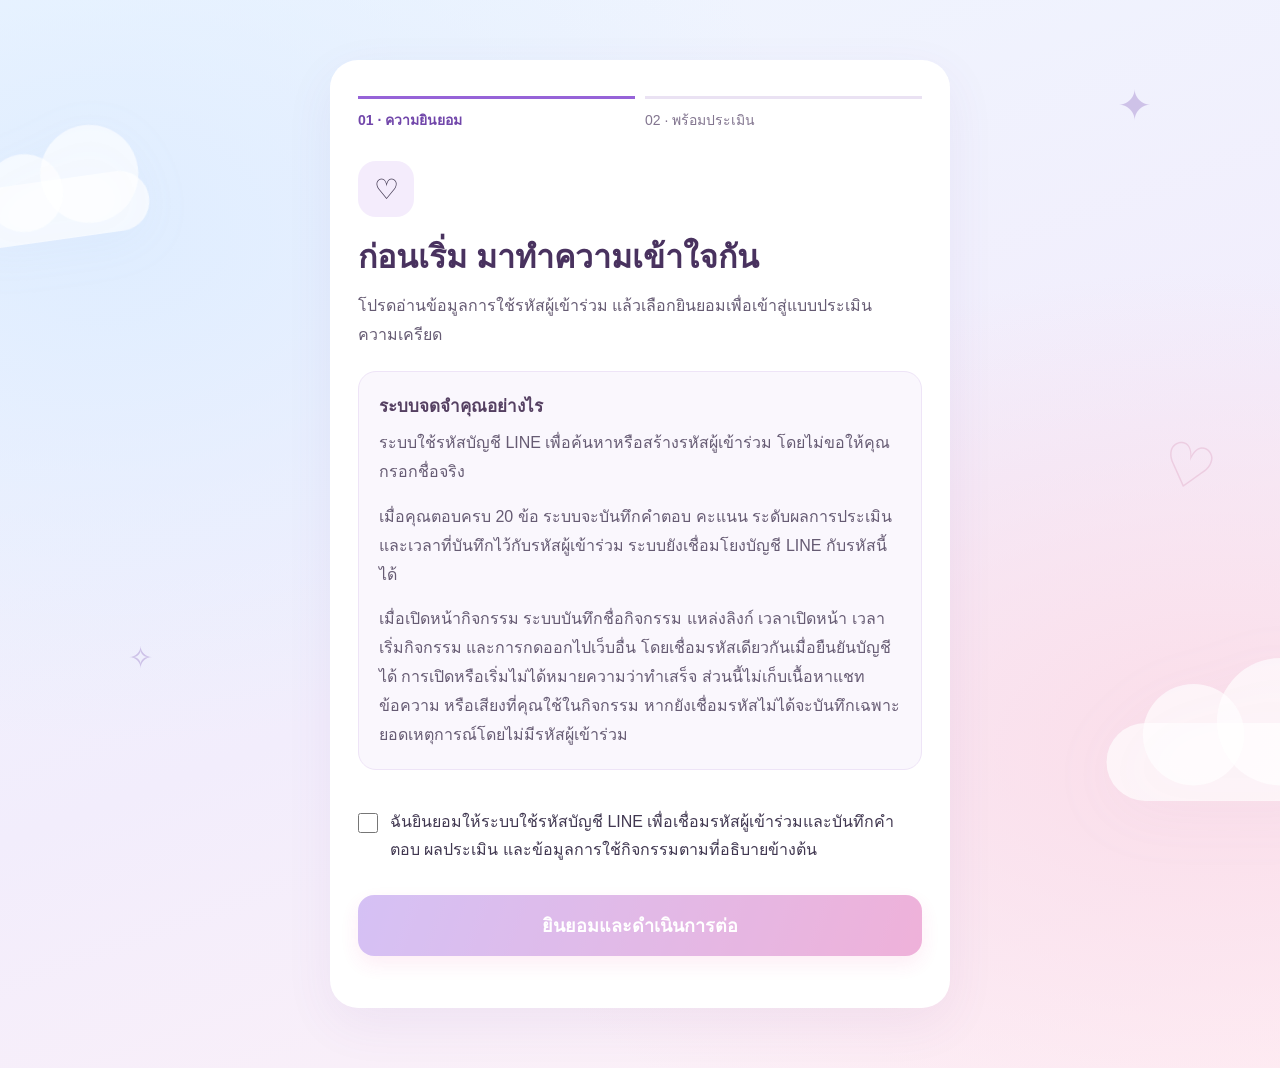
<file: index.html>
<!DOCTYPE html>
<html lang="th">
<head>
  <meta charset="UTF-8">
  <meta name="viewport" content="width=device-width, initial-scale=1.0">
  <meta name="theme-color" content="#edf4ff">
  <title>แบบประเมินความเครียด SPST-20</title>
  <link rel="stylesheet" href="style.css?v=assessment-pastel-14">
  <script charset="utf-8" src="https://static.line-scdn.net/liff/edge/2/sdk.js"></script>
</head>
<body class="assessment-theme">
  <div class="sky-decoration" aria-hidden="true"><span class="cloud cloud-one"></span><span class="cloud cloud-two"></span><span class="spark spark-one">✦</span><span class="spark spark-two">✧</span><span class="sky-heart">♡</span></div>
  <div class="container">
    <div class="icon">🧠</div>
    <h1>แบบประเมินความเครียด</h1><h2>SPST-20</h2>
    <p class="subtitle">สำหรับนักศึกษาพยาบาล</p>
    <div class="description"><p>ในระยะเวลา 6 เดือนที่ผ่านมามีเหตุการณ์ในข้อใด เกิดขึ้นกับคุณบ้าง และคุณมีความรู้สึกอย่างไรต่อเหตุการณ์นั้น</p></div>
    <button id="startButton" type="button">เริ่มทำแบบประเมิน</button>
  </div>
  <div class="question-container" id="questionContainer">
    <div class="assessment-brand" aria-hidden="true"><span>♡</span> NURSE CARE BUDDY</div>
    <h2>แบบประเมิน SPST-20</h2>
    <p class="question-caption">ค่อย ๆ ตอบตามความรู้สึกของคุณ</p>
    <div class="progress-wrapper">
      <div class="progress-info"><span id="questionNumber">ข้อที่ 1 / 20</span><span id="progressPercent">5%</span></div>
      <div class="progress-bar"><div class="progress-fill" id="progressFill"></div></div>
    </div>
    <div class="question-box"><span class="question-flower" aria-hidden="true">✿</span><p id="questionText">ตัวอย่างคำถามสำหรับทดสอบระบบ</p></div>
    <div class="answers" role="group" aria-labelledby="questionText">
      <label><input type="radio" name="answer" value="1">ไม่รู้สึกเครียด</label>
      <label><input type="radio" name="answer" value="2">รู้สึกเครียดเล็กน้อย</label>
      <label><input type="radio" name="answer" value="3">รู้สึกเครียดปานกลาง</label>
      <label><input type="radio" name="answer" value="4">รู้สึกเครียดมาก</label>
      <label><input type="radio" name="answer" value="5">รู้สึกเครียดมากที่สุด</label>
    </div>
    <button id="nextButton" type="button">ถัดไป</button>
  </div>
  <div class="result-container" id="resultContainer">
    <h2>ผลการประเมิน</h2><p>คะแนนรวมของคุณ</p>
    <div class="score" id="score">0 คะแนน</div>
    <h3 id="stressLevel">ระดับความเครียด</h3>
    <p id="resultDescription">คำอธิบายระดับความเครียดจะแสดงที่นี่</p>
    <a id="adviceButton" class="advice-button" href="advice.html" hidden aria-label="เปิดคำแนะนำเบื้องต้น">🔋 เติมพลังใจ</a>
  </div>
  <script src="script.js?v=14"></script>
</body>
</html>
</file>
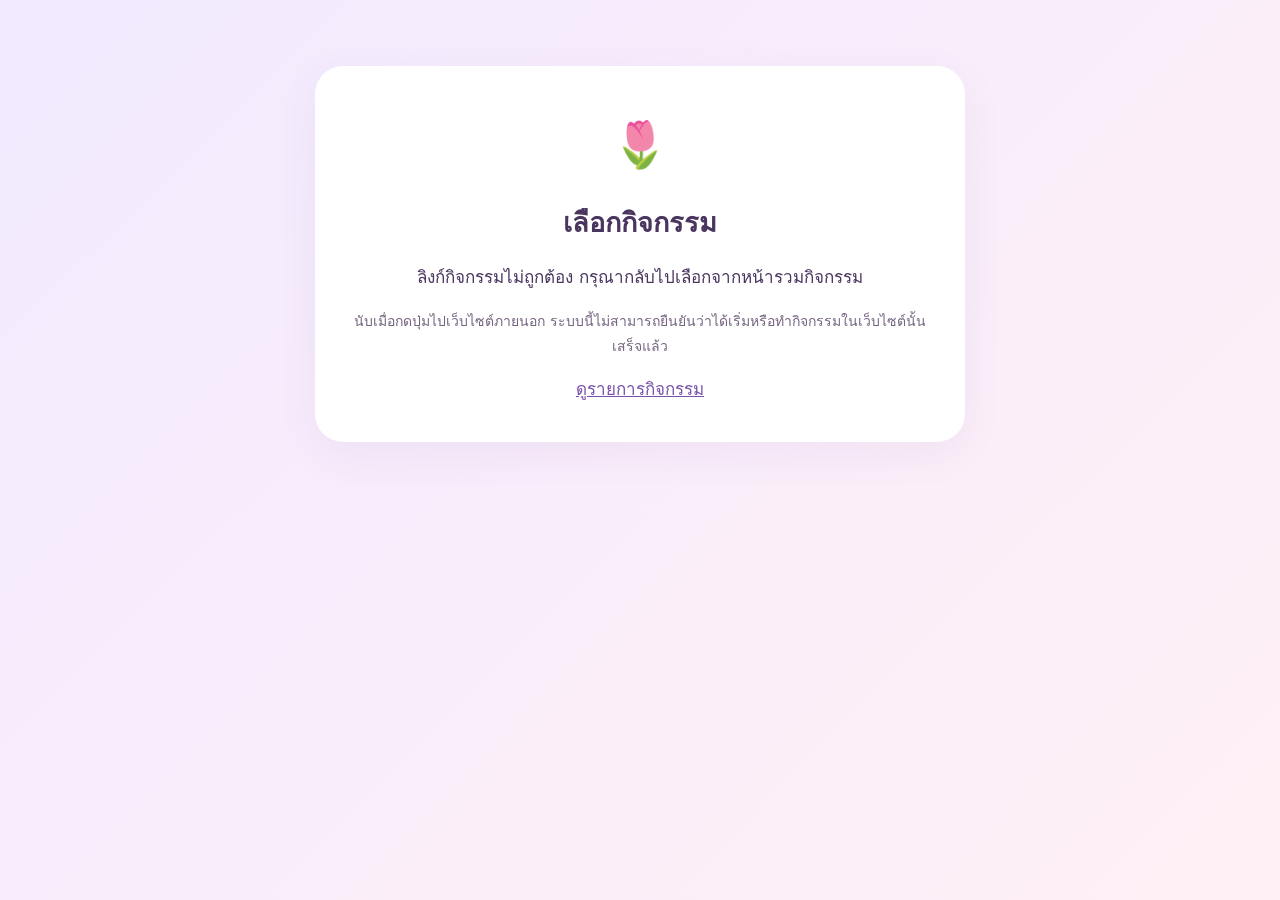
<file: activity.html>
<!doctype html>
<html lang="th"><head><meta charset="utf-8"><meta name="viewport" content="width=device-width,initial-scale=1"><title>เปิดกิจกรรม | Nurse Care Buddy</title>
<link rel="stylesheet" href="activity-recording.css?v=3"><style>
*{box-sizing:border-box}body{margin:0;padding:36px 16px;font:17px/1.8 system-ui,Tahoma,sans-serif;color:#4a355f;background:linear-gradient(135deg,#f2eaff,#fff0f5);min-height:100vh}.launch{max-width:650px;background:white;margin:30px auto;padding:38px;border-radius:28px;box-shadow:0 12px 40px #8254aa12;text-align:center}h1{font-size:27px;line-height:1.5}.symbol{font-size:45px}.go{display:block;padding:15px;margin:25px 0;border-radius:16px;background:linear-gradient(110deg,#9b68d6,#e357a2);color:white;text-decoration:none;font-weight:700}a{color:#7952aa}.note{font-size:14px;color:#766580}[hidden]{display:none!important}
</style></head><body><main class="launch"><div class="symbol" aria-hidden="true">🌷</div><h1 id="activityTitle">เลือกกิจกรรม</h1><p id="description">ลิงก์กิจกรรมไม่ถูกต้อง กรุณากลับไปเลือกจากหน้ารวมกิจกรรม</p><a id="outgoing" class="go" target="_blank" rel="noopener noreferrer" data-activity-outbound hidden>ไปทำกิจกรรม</a><p class="note">นับเมื่อกดปุ่มไปเว็บไซต์ภายนอก ระบบนี้ไม่สามารถยืนยันว่าได้เริ่มหรือทำกิจกรรมในเว็บไซต์นั้นเสร็จแล้ว</p><a href="advice.html">ดูรายการกิจกรรม</a></main>
<script src="activity-catalog.js?v=3"></script><script>
(()=>{const code=new URLSearchParams(location.search).get('activity');const item=Object.hasOwn(ACTIVITY_CATALOG,code)?ACTIVITY_CATALOG[code]:null;if(!item?.url)return;document.title=item.name+' | Nurse Care Buddy';document.getElementById('activityTitle').textContent=item.name;document.getElementById('description').textContent='พร้อมเมื่อไหร่ กดปุ่มด้านล่างเพื่อเปิดกิจกรรมได้เลย';const a=document.getElementById('outgoing');a.href=item.url;a.hidden=false;})();
</script><script src="activity-telemetry.js?v=3"></script></body></html>
</file>
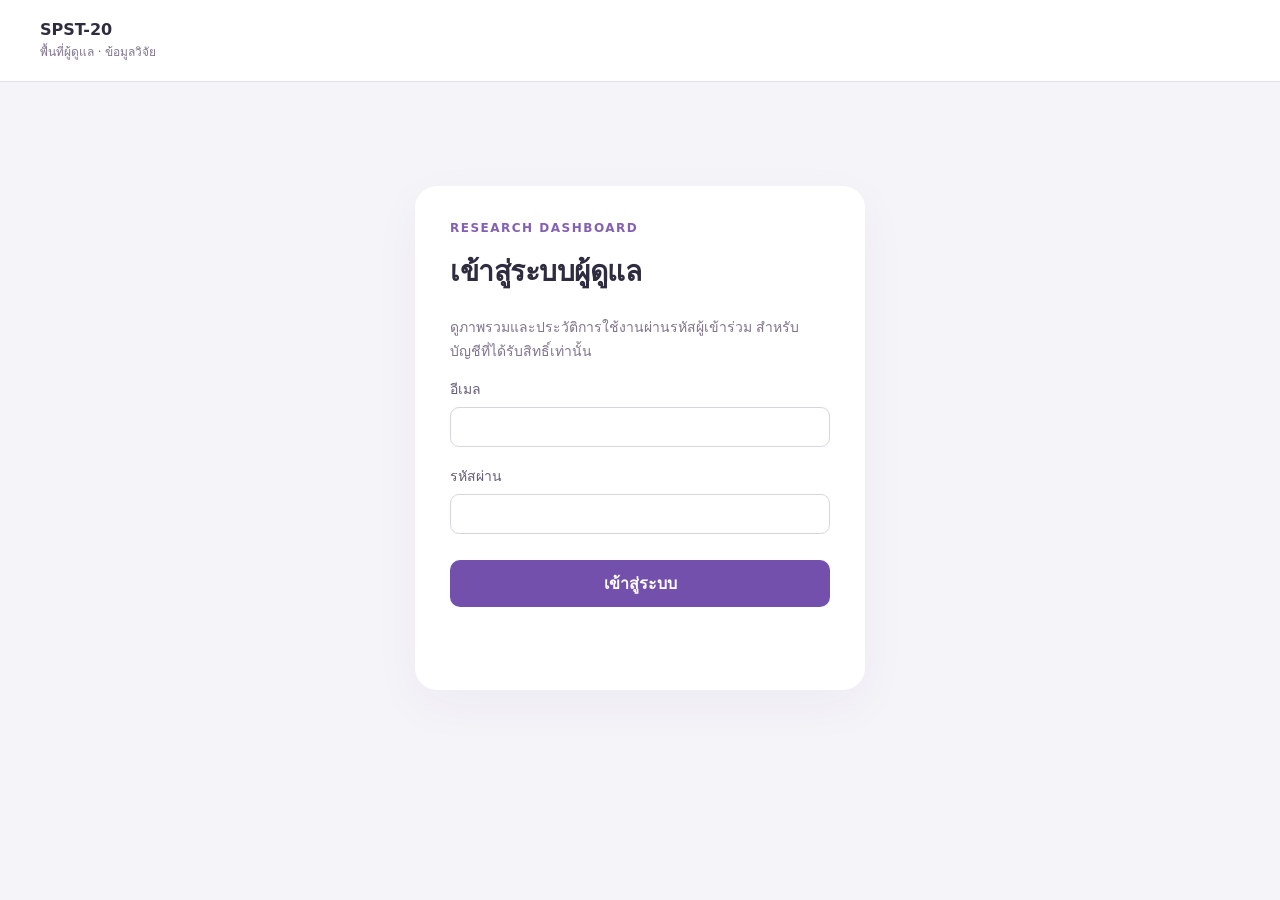
<file: admin.html>
<!doctype html>
<html lang="th"><head><meta charset="utf-8"><meta name="viewport" content="width=device-width,initial-scale=1"><title>ข้อมูลวิจัย | SPST-20</title>
<style>
:root{font-family:system-ui,"Tahoma",sans-serif;color:#302c40;background:#f5f4f9;font-size:16px}*{box-sizing:border-box}body{margin:0}button,input,select{font:inherit}button{cursor:pointer;border:0;border-radius:10px;background:#7450ad;color:white;padding:11px 17px;font-weight:600}button:disabled{opacity:.45;cursor:default}button.secondary{background:#eee9f5;color:#583b80}input,select{border:1px solid #d9d4e2;border-radius:9px;padding:11px;background:white;max-width:100%}label{display:grid;gap:7px;font-size:14px;color:#665e76}h1,h2,p{margin-top:0}h1{font-size:28px;letter-spacing:-.5px}h2{font-size:20px}[hidden]{display:none!important}header{background:white;border-bottom:1px solid #e6e1ef;padding:20px max(24px,calc((100vw - 1200px)/2));display:flex;justify-content:space-between;align-items:center;gap:15px}.brand{font-weight:750}.brand small{display:block;color:#81748e;font-weight:400;font-size:12px;margin-top:3px}main{max-width:1248px;padding:32px 24px;margin:auto}.muted{color:#81748e;font-size:14px;line-height:1.7}.login{background:white;max-width:450px;margin:8vh auto;padding:35px;border-radius:22px;box-shadow:0 15px 50px #4935680b}.login form{display:grid;gap:18px}.login button{margin-top:8px}.eyebrow{color:#8460b5;font-size:12px;letter-spacing:1.5px;font-weight:bold;margin-bottom:14px}.toolbar,.pager{display:flex;gap:12px;align-items:end;flex-wrap:wrap}.toolbar{padding:22px;background:white;border:1px solid #ece7f2;border-radius:16px;margin:24px 0}.toolbar label:first-child{flex:1;min-width:170px}.stats{display:grid;grid-template-columns:repeat(3,1fr);gap:16px}.stat{background:white;border-radius:15px;padding:22px;border:1px solid #ece7f2}.stat strong{display:block;font-size:32px;margin-top:10px;color:#654494}.table-wrap{background:white;border:1px solid #ece7f2;border-radius:16px;overflow:auto}table{border-collapse:collapse;width:100%;white-space:nowrap;text-align:left}th{font-size:13px;color:#7e718e;background:#faf8fc;font-weight:600}th,td{padding:17px 18px;border-bottom:1px solid #efebf4;font-size:14px}tbody tr:last-child td{border:0}.id-button{padding:0;background:none;color:#704ca8;font-family:ui-monospace,monospace}.pager{justify-content:space-between;margin:18px 0}.error{color:#a03950;white-space:pre-line;line-height:1.6}.notice{min-height:24px;margin:12px 0}.top{display:flex;justify-content:space-between;align-items:start;gap:15px}.history{background:white;padding:24px;border-radius:18px;margin-top:25px;border:1px solid #e6deef}.tabs{display:flex;gap:8px;flex-wrap:wrap;margin-bottom:16px}button:focus-visible,a:focus-visible,input:focus-visible{outline:3px solid #ba9adb;outline-offset:3px}.tag{font-size:12px;padding:5px 10px;background:#f1eaf8;border-radius:20px;color:#77519f}@media(max-width:700px){main{padding:22px 14px}.stats{grid-template-columns:1fr}.stat{display:flex;align-items:center;justify-content:space-between;padding:15px 20px}.stat strong{margin:0;font-size:27px}.toolbar label{width:100%}header{padding:17px}.login{margin:4vh auto;padding:25px}h1{font-size:24px}}
</style></head><body>
<header><div class="brand">SPST-20 <small>พื้นที่ผู้ดูแล · ข้อมูลวิจัย</small></div><button id="logout" class="secondary" hidden>ออกจากระบบ</button></header>
<main>
<section id="loginPanel" class="login"><div class="eyebrow">RESEARCH DASHBOARD</div><h1>เข้าสู่ระบบผู้ดูแล</h1><p class="muted">ดูภาพรวมและประวัติการใช้งานผ่านรหัสผู้เข้าร่วม สำหรับบัญชีที่ได้รับสิทธิ์เท่านั้น</p><form id="loginForm"><label>อีเมล<input id="email" type="email" autocomplete="username" required></label><label>รหัสผ่าน<input id="password" type="password" autocomplete="current-password" required></label><button id="loginButton">เข้าสู่ระบบ</button></form><p id="loginError" class="error notice" role="alert"></p></section>
<section id="dashboard" hidden>
<div class="top"><div><div class="eyebrow">RESEARCH OVERVIEW</div><h1>ภาพรวมผู้เข้าร่วม</h1><p class="muted">หนึ่งแถวต่อรหัส · กดรหัสเพื่อดูประวัติรายคน</p></div><span class="tag">เวลาไทย</span></div>
<form id="filters" class="toolbar"><label>ค้นหารหัส<input id="query" placeholder="เช่น P-8N8GNT" maxlength="100"></label><label>ตั้งแต่วันที่<input id="from" type="date"></label><label>ถึงวันที่<input id="to" type="date"></label><button id="apply">แสดงข้อมูล</button><button type="button" id="export" class="secondary" disabled>ส่งออกสรุป CSV</button></form>
<div class="stats"><div class="stat">ผู้เข้าร่วมที่แสดง<strong id="people">—</strong></div><div class="stat">ประเมินสำเร็จ<strong id="assessments">—</strong></div><div class="stat">กดเปิดแบบเดิม<strong id="activities">—</strong></div></div>
<p class="muted" id="scope">ตัวเลขและคะแนนล่าสุดคำนวณภายในช่วงที่เลือก ไม่ใช่จำนวนครั้งที่เข้าเว็บเฉย ๆ</p><p class="notice error" id="status" role="status" aria-live="polite"></p>
<div class="table-wrap"><table><thead><tr><th scope="col">รหัสผู้เข้าร่วม</th><th scope="col">ประเมิน (ครั้ง)</th><th scope="col">กดเปิดเดิม</th><th scope="col">เปิดหน้าใหม่</th><th scope="col">เริ่มทำ</th><th scope="col">กดไปเว็บอื่น</th><th scope="col">คะแนนล่าสุด</th><th scope="col">ระดับล่าสุด</th><th scope="col">ใช้งานล่าสุด</th></tr></thead><tbody id="rows"></tbody></table></div>
<div class="pager"><button id="prev" class="secondary" disabled>ก่อนหน้า</button><span id="page" class="muted"></span><button id="next" class="secondary" disabled>ถัดไป</button></div>
<section id="newAnalytics" class="history"><h2>กิจกรรมจากทุกช่องทาง · ระบบนับแบบใหม่</h2><p class="muted">รวมคนเปิดลิงก์แยกโดยไม่ต้องประเมินก่อน · ใช้ช่วงวันที่และการค้นหารหัสด้านบน · นับตามเวลาที่เซิร์ฟเวอร์รับข้อมูล (ส่งช้าจากออฟไลน์อาจเข้าวันถัดไป)</p><div class="toolbar"><label>กิจกรรม<select id="activityFilter"><option value="">ทุกกิจกรรม</option></select></label><label>แหล่งลิงก์<select id="sourceFilter"><option value="">ทุกช่องทาง</option><option value="assessment">หลังแบบประเมิน</option><option value="feature">ฟีเจอร์แพลตฟอร์มอื่น</option><option value="shared">ลิงก์แชร์</option><option value="direct">เปิดตรง / ไม่ระบุ</option><option value="other">อื่น ๆ</option></select></label><button id="refreshActivity">อัปเดตยอดกิจกรรม</button><button id="exportActivity" class="secondary" disabled>ส่งออก CSV กิจกรรม</button></div><div class="stats" id="activityStats"></div><p class="notice error" id="activityStatus" role="status"></p><p class="muted">เปิดหน้าใหม่หรือรีเฟรชแต่ละครั้งนับเพิ่ม · กดไปเว็บอื่นซ้ำก็นับเพิ่มทุกครั้ง · เริ่มทำ นับการเริ่มครั้งแรกของแต่ละการเปิดหน้า · การส่งรายการเดิมซ้ำเพราะเน็ตขัดข้องไม่นับเพิ่ม · ไม่ควรบวกยอดเหล่านี้เป็นจำนวนคน · ตัวเลข “รหัสที่เชื่อม” ไม่รวมผู้เปิดทั่วไป และห้ามรวมตัวเลขรายแถวเป็นคนรวม</p><div class="table-wrap"><table><thead><tr><th>กิจกรรม</th><th>ช่องทาง</th><th>เปิดหน้า</th><th>เริ่มทำ</th><th>กดไปเว็บอื่น</th><th>เปิดหน้าทางผ่าน</th><th>รหัสที่เชื่อม</th><th>เหตุการณ์ไม่เชื่อมรหัส</th></tr></thead><tbody id="activityRows"></tbody></table></div></section>
<section id="detail" class="history" hidden><div class="top"><h2 id="detailTitle" tabindex="-1"></h2><button id="closeDetail" class="secondary">ปิดประวัติ</button></div><p class="muted">ประวัติตามช่วงวันที่ที่ใช้ในตารางสรุป เวลาในหน้านี้แสดงตามประเทศไทย</p><div class="tabs"><button id="showAssessments">ผลประเมิน</button><button id="showActivities" class="secondary">กิจกรรมเดิม</button><button id="showNewActivities" class="secondary">กิจกรรมแบบใหม่</button></div><p id="detailStatus" class="error" role="status"></p><div class="table-wrap"><table><thead id="historyHead"></thead><tbody id="historyRows"></tbody></table></div><div class="pager"><button id="historyPrev" class="secondary">ก่อนหน้า</button><span id="historyPage" class="muted"></span><button id="historyNext" class="secondary">ถัดไป</button></div></section>
</section></main>
<script src="activity-catalog.js?v=3"></script><script src="admin.js?v=3"></script><script src="admin-activity.js?v=3"></script>
</body></html>
</file>
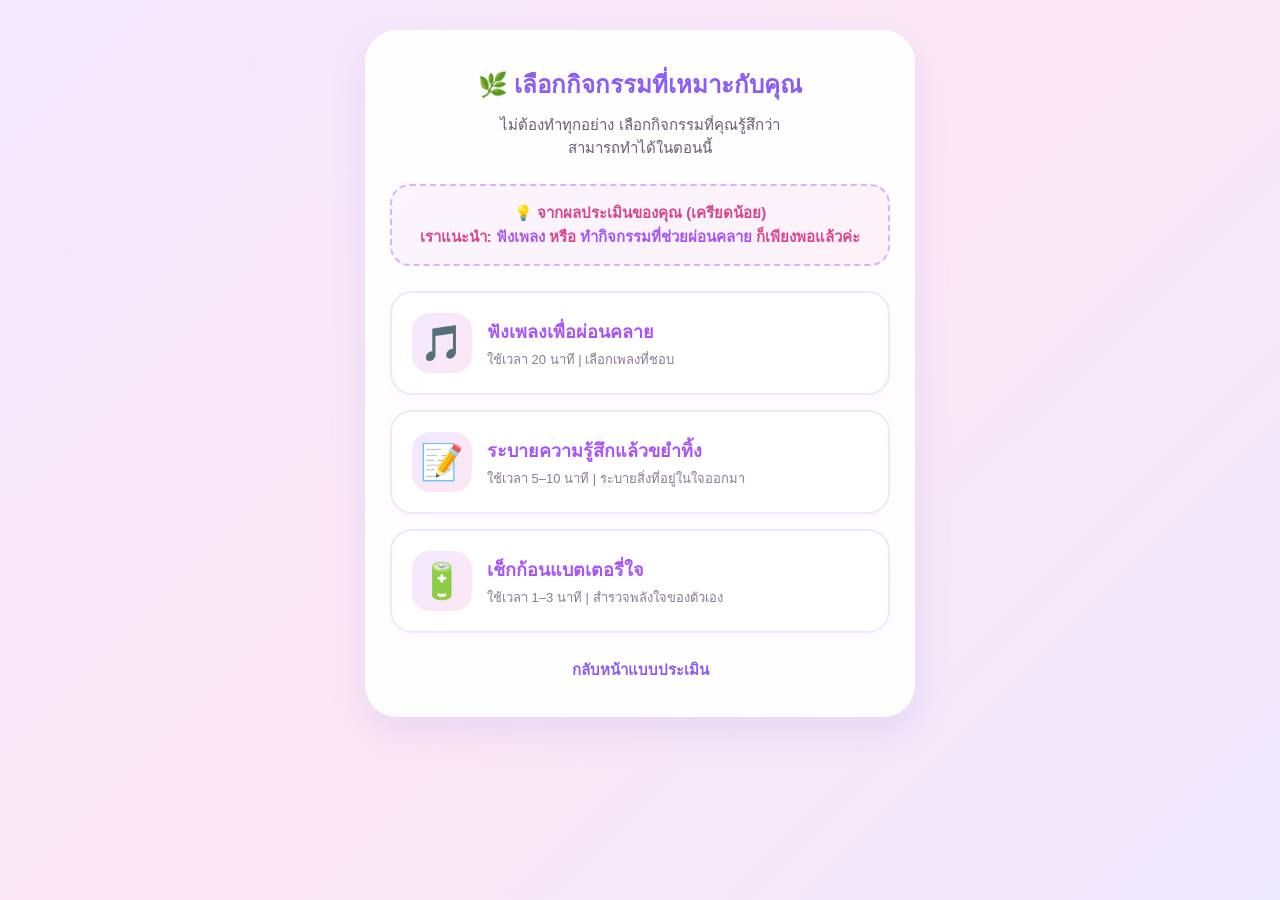
<file: advice.html>
<!DOCTYPE html>
<html lang="th">
<head>
    <meta charset="UTF-8">
    <meta name="viewport" content="width=device-width, initial-scale=1.0">

    <title>กิจกรรมลดความเครียด</title>

    <style>
        * {
            box-sizing: border-box;
        }

        body {
            margin: 0;
            padding: 30px 20px;
            font-family: Arial, sans-serif;
            background: linear-gradient(
                135deg,
                #f3e8ff,
                #fce7f3,
                #ede9fe
            );
            color: #4a3f55;
            min-height: 100vh;
        }

        .container {
            max-width: 550px;
            margin: 0 auto;
            background: rgba(255,255,255,0.95);
            padding: 35px 25px;
            border-radius: 32px;
            box-shadow: 0 15px 35px rgba(167,139,250,0.18);
            text-align: center;
        }

        .header-box {
            margin-bottom: 25px;
        }

        h1 {
            color: #8b5cf6;
            font-size: 24px;
            margin: 0 0 10px;
        }

        .subtitle {
            color: #6b5b73;
            font-size: 15px;
            margin: 0;
            line-height: 1.5;
        }

        .recommend-box {
            background: linear-gradient(
                135deg,
                #faf5ff,
                #fdf2f8
            );
            border: 2px dashed #d8b4fe;
            padding: 15px;
            border-radius: 20px;
            margin-bottom: 25px;
            font-size: 15px;
            font-weight: bold;
            color: #d9468f;
            line-height: 1.6;
        }

        .cards {
            display: flex;
            flex-direction: column;
            gap: 15px;
        }

        .card {
            background: white;
            border: 2px solid #f1e7f8;
            border-radius: 22px;
            padding: 20px;
            cursor: pointer;
            text-align: left;
            display: flex;
            align-items: center;
            gap: 15px;
            transition: 0.3s;
            box-shadow: 0 5px 15px rgba(167,139,250,0.05);
        }

        .card:hover {
            border-color: #c084fc;
            transform: translateY(-3px);
            box-shadow: 0 10px 20px rgba(167,139,250,0.15);
        }

        .card .icon {
            font-size: 35px;
            background: linear-gradient(
                135deg,
                #f3e8ff,
                #fce7f3
            );
            width: 60px;
            height: 60px;
            display: flex;
            justify-content: center;
            align-items: center;
            border-radius: 18px;
            flex-shrink: 0;
        }

        .card-text h3 {
            margin: 0 0 5px;
            color: #a855f7;
            font-size: 18px;
        }

        .card-text p {
            margin: 0;
            font-size: 13px;
            color: #8a7b91;
            line-height: 1.4;
        }

        .back-btn {
            display: inline-block;
            margin-top: 25px;
            color: #8b5cf6;
            text-decoration: none;
            font-size: 15px;
            font-weight: bold;
        }

        /* =========================
           MODAL
        ========================= */

        .modal-overlay {
            position: fixed;
            inset: 0;
            background: rgba(0,0,0,0.4);
            display: none;
            justify-content: center;
            align-items: center;
            padding: 20px;
            z-index: 999;
            opacity: 0;
            transition: opacity 0.3s;
            backdrop-filter: blur(4px);
        }

        .modal-overlay.active {
            display: flex;
            opacity: 1;
        }

        .modal-content {
            background: white;
            max-width: 500px;
            width: 100%;
            border-radius: 32px;
            padding: 30px;
            position: relative;
            text-align: left;
            transform: translateY(20px);
            transition: transform 0.3s;
            max-height: 90vh;
            overflow-y: auto;
        }

        .modal-overlay.active .modal-content {
            transform: translateY(0);
        }

        .close-btn {
            position: absolute;
            top: 20px;
            right: 25px;
            font-size: 24px;
            color: #a1a1aa;
            cursor: pointer;
            border: none;
            background: none;
        }

        .modal-header h2 {
            margin: 0 0 10px;
            color: #d9468f;
            padding-right: 35px;
        }

        .tag-row {
            display: flex;
            gap: 10px;
            margin-bottom: 20px;
            flex-wrap: wrap;
        }

        .tag {
            font-size: 12px;
            background: #f3e8ff;
            color: #7c3aed;
            padding: 5px 12px;
            border-radius: 999px;
            font-weight: bold;
        }

        .modal-section {
            margin-bottom: 20px;
        }

        .modal-section h4 {
            color: #4a3f55;
            margin: 0 0 8px;
            font-size: 16px;
        }

        .modal-section ul,
        .modal-section ol {
            margin: 0;
            padding-left: 20px;
            color: #6b5b73;
            font-size: 14.5px;
            line-height: 1.7;
        }

        /* =========================
           ปุ่มกิจกรรม
        ========================= */

        .action-btn {
            display: block;
            width: 100%;
            text-align: center;
            background: linear-gradient(
                135deg,
                #a78bfa,
                #ec4899
            );
            color: white;
            text-decoration: none;
            padding: 15px;
            border-radius: 20px;
            font-weight: bold;
            font-size: 16px;
            margin-top: 20px;
            box-shadow: 0 8px 20px rgba(236,72,153,0.22);
            border: none;
            cursor: pointer;
            font-family: Arial, sans-serif;
            transition: 0.2s;
        }

        .action-btn:hover {
            transform: translateY(-2px);
        }

        @media (max-width:480px) {

            body {
                padding: 20px 12px;
            }

            .container {
                padding: 28px 18px;
            }

            .card {
                padding: 16px;
            }

            .card .icon {
                width: 55px;
                height: 55px;
                font-size: 30px;
            }

            .card-text h3 {
                font-size: 16px;
            }

            .modal-content {
                padding: 25px 20px;
            }
        }
    </style>
</head>

<body>

<div class="container">

    <div class="header-box">

        <h1>🌿 เลือกกิจกรรมที่เหมาะกับคุณ</h1>

        <p class="subtitle">
            ไม่ต้องทำทุกอย่าง เลือกกิจกรรมที่คุณรู้สึกว่า<br>
            สามารถทำได้ในตอนนี้
        </p>

    </div>

    <div
        id="recommendation"
        class="recommend-box"
    >
        กำลังวิเคราะห์ผลประเมินของคุณ...
    </div>

    <div
        id="cardsContainer"
        class="cards"
    ></div>

    <a
        href="index.html"
        class="back-btn"
    >
        กลับหน้าแบบประเมิน
    </a>

</div>


<!-- =========================
     MODAL
========================= -->

<div
    class="modal-overlay"
    id="modalOverlay"
    onclick="closeModal(event)"
>

    <div
        class="modal-content"
        id="modalContent"
        onclick="event.stopPropagation()"
    >

        <button
            class="close-btn"
            onclick="closeModal()"
        >
            ✕
        </button>

        <div id="modalBody"></div>

    </div>

</div>


<script>

/* =====================================================
   GOOGLE APPS SCRIPT AI
===================================================== */

const AI_CHAT_URL =
"https://script.google.com/macros/s/AKfycbxkex-kQG5dvK8iijB6Fj83sEyLrVYLi3iPxlv5P_O3_ZOsK5pPxu4BHCiqWAXsJxTGLg/exec";


/* =====================================================
   กิจกรรม
===================================================== */

const activityDB = {

    /* =========================
       LOW
    ========================= */

    low: {

        intro:
        "💡 จากผลประเมินของคุณ (เครียดน้อย)<br>เราแนะนำ: <span style='color:#a855f7'>ฟังเพลง</span> หรือ <span style='color:#a855f7'>ทำกิจกรรมที่ช่วยผ่อนคลาย</span> ก็เพียงพอแล้วค่ะ",

        activities: [

            {
                icon: "🎵",
                title: "ฟังเพลงเพื่อผ่อนคลาย",
                subtitle: "ใช้เวลา 20 นาที | เลือกเพลงที่ชอบ",

                tags: [
                    "ใช้เมื่อ: รู้สึกเครียด ไม่สบายใจ",
                    "เวลา: ประมาณ 20 นาที"
                ],

                stepsTitle: "วิธีทำ",

                steps: [
                    "เลือกเพลงหรือแนวเพลงที่คุณชอบและรู้สึกสบายใจ",
                    "หาสถานที่สงบ อุณหภูมิเหมาะสม มีสิ่งรบกวนน้อย",
                    "นั่งหรือนอนในท่าที่สบาย",
                    "ฟังเพลงอย่างต่อเนื่องประมาณ 20 นาที",
                    "ลองจดจ่อกับเสียง ทำนอง และจังหวะของเพลง"
                ],

                benefitsTitle: "ช่วยอะไร?",

                benefits: [
                    "🧠 ดนตรีสามารถกระตุ้นการทำงานของระบบประสาทที่เกี่ยวข้องกับอารมณ์และระบบรางวัลของสมอง โดยเฉพาะวงจรที่เกี่ยวข้องกับโดพามีน (Dopamine)",
                    "🌿 การฟังเพลงที่รู้สึกผ่อนคลายอาจช่วยลดการตอบสนองของร่างกายต่อความเครียด และมีความเกี่ยวข้องกับการเปลี่ยนแปลงของคอร์ติซอล (Cortisol)",
                    "💜 เมื่อสมองได้รับสิ่งเร้าที่รู้สึกสบายใจ อาจช่วยลดการจดจ่อกับความกังวลและส่งเสริมสภาวะอารมณ์ที่ผ่อนคลายมากขึ้น",
                    "✨ จึงเหมาะกับการใช้เป็นกิจกรรมง่าย ๆ เพื่อพักสมองและดูแลอารมณ์ในชีวิตประจำวัน"
                ],

                actionText: "🎵 ไปฟังเพลง",
                actionLink: "music.html"
            },

            {
                icon: "📝",
                title: "ระบายความรู้สึกแล้วขยำทิ้ง",
                subtitle: "ใช้เวลา 5–10 นาที | ระบายสิ่งที่อยู่ในใจออกมา",

                tags: [
                    "เวลา: ประมาณ 5–10 นาที",
                    "อุปกรณ์: ไม่ต้องใช้อุปกรณ์เพิ่มเติม"
                ],

                stepsTitle: "วิธีทำ",

                steps: [
                    "เปิดหน้ากิจกรรมระบายความรู้สึก",
                    "เขียนหรือวาดสิ่งที่กำลังรู้สึกลงบนหน้าจอได้อย่างอิสระ",
                    "ไม่ต้องกังวลเรื่องความสวยงามหรือความถูกต้อง",
                    "เมื่อเขียนหรือวาดเสร็จแล้ว กดปุ่มขยำทิ้ง",
                    "ลองสังเกตความรู้สึกของตัวเองหลังจากระบายสิ่งที่อยู่ในใจออกมา"
                ],

                benefitsTitle: "ช่วยอะไร?",

                benefits: [
                    "🧠 การเขียนระบุความรู้สึกออกมาเป็นคำสามารถเกี่ยวข้องกับกระบวนการ affect labeling ซึ่งสัมพันธ์กับการทำงานของ right ventrolateral prefrontal cortex และการลดการตอบสนองของ amygdala",
                    "💭 การเปลี่ยนความรู้สึกที่อยู่ภายในให้เป็นคำหรือข้อความ ช่วยให้บุคคลสามารถมองและสังเกตอารมณ์ของตนเองได้ชัดเจนขึ้น",
                    "🌿 การขยำทิ้งหลังจากเขียนเสร็จสามารถทำหน้าที่เป็นสัญลักษณ์ของการสิ้นสุดกิจกรรมและการปล่อยวาง",
                    "💜 กิจกรรมนี้อาจช่วยสนับสนุนการกำกับอารมณ์และลดความรุนแรงของความรู้สึกเครียดในช่วงเวลานั้นได้"
                ],

                actionText: "📝 ระบายความรู้สึกแล้วขยำทิ้ง",
                actionLink: "https://keen-arithmetic-ac7a4c.netlify.app"
            },

            {
                icon: "🔋",
                title: "เช็กก้อนแบตเตอรี่ใจ",
                subtitle: "ใช้เวลา 1–3 นาที | สำรวจพลังใจของตัวเอง",

                tags: [
                    "เวลา: ประมาณ 1–3 นาที",
                    "อุปกรณ์: ไม่ต้องใช้อุปกรณ์"
                ],

                stepsTitle: "วิธีทำ",

                steps: [
                    "ลองหยุดพักสักครู่และสังเกตความรู้สึกของตัวเอง",
                    "เลือกเปอร์เซ็นต์แบตเตอรี่ที่ตรงกับความรู้สึกของคุณในตอนนี้",
                    "ทำภารกิจเล็ก ๆ ที่ได้รับตามระดับแบตเตอรี่",
                    "เมื่อทำเสร็จแล้ว ลองสังเกตว่าความรู้สึกของตัวเองเปลี่ยนไปอย่างไร"
                ],

                benefitsTitle: "ช่วยอะไร?",

                benefits: [
                    "🧠 การหยุดสังเกตและประเมินสภาวะของตนเองช่วยให้เกิดการรับรู้ความรู้สึกและอารมณ์ของตัวเองอย่างตั้งใจ",
                    "💭 หากมีการระบุชื่ออารมณ์หรือความรู้สึกที่กำลังเกิดขึ้น กระบวนการนี้สอดคล้องกับ affect labeling",
                    "🌿 กระบวนการดังกล่าวอาจช่วยให้บุคคลถอยออกมาสังเกตอารมณ์ของตนเองมากขึ้น",
                    "💜 การรู้ว่าตอนนี้ตัวเองมีพลังใจมากหรือน้อย ยังช่วยให้เลือกวิธีดูแลตัวเองที่เหมาะสมกับสภาวะของตนเองได้"
                ],

                actionText: "🔋 เช็กแบตเตอรี่ใจของฉัน",
                actionLink: "battery.html"
            }
        ]
    },


    /* =========================
       MEDIUM
    ========================= */

    medium: {

        intro:
        "💡 จากผลประเมินของคุณ (เครียดปานกลาง)<br>ลองเลือกกิจกรรมที่เหมาะกับตัวเอง เพื่อช่วยผ่อนคลายทั้งร่างกายและจิตใจ",

        activities: [

            {
                icon: "🌬️",
                title: "การหายใจแบบกล่อง (Box Breathing)",
                subtitle: "ใช้เวลา 3–5 นาที | ฝึกไปพร้อมกับน้องหมี",

                tags: [
                    "เวลา: ประมาณ 3–5 นาที",
                    "อุปกรณ์: ไม่ต้องใช้อุปกรณ์"
                ],

                stepsTitle: "วิธีทำ",

                steps: [
                    "นั่งในท่าที่สบายและผ่อนคลาย",
                    "หายใจเข้าอย่างช้า ๆ 4 วินาที",
                    "กลั้นหายใจ 4 วินาที",
                    "หายใจออกช้า ๆ 4 วินาที",
                    "หยุดพักหลังหายใจออก 4 วินาที",
                    "ทำซ้ำประมาณ 3–5 นาที โดยไม่ฝืนการหายใจ"
                ],

                benefitsTitle: "ช่วยอะไร?",

                benefits: [
                    "🧠 การควบคุมจังหวะการหายใจอย่างเป็นระบบสามารถส่งผลต่อระบบประสาทอัตโนมัติ",
                    "🌿 การหายใจอย่างช้าและเป็นจังหวะมีความเกี่ยวข้องกับการเพิ่มกิจกรรมของระบบพาราซิมพาเทติก",
                    "💭 การจดจ่อกับการนับจังหวะ 4–4–4–4 ช่วยให้ความสนใจอยู่กับลมหายใจและปัจจุบันมากขึ้น",
                    "💜 การฝึกอย่างต่อเนื่องจึงอาจช่วยลดความเครียดและความวิตกกังวลในระยะสั้น"
                ],

                actionText: "เริ่มหายใจไปกับน้องหมี",
                actionLink: "cat.html"
            },

            {
                icon: "💬",
                title: "การพูดกับตนเองเชิงบวก (Positive Self-Talk)",
                subtitle: "ใช้เวลา 10–15 นาที | ไม่ต้องใช้อุปกรณ์",

                tags: [
                    "เวลา: ประมาณ 10–15 นาที",
                    "อุปกรณ์: ไม่ต้องใช้อุปกรณ์"
                ],

                stepsTitle: "วิธีทำ",

                steps: [
                    "สังเกตคำพูดหรือความคิดด้านลบที่เกิดขึ้น",
                    "ลองถามตัวเองว่า ความคิดนั้นเป็นความจริงทั้งหมดหรือไม่",
                    "เปลี่ยนเป็นคำพูดที่เป็นจริงและช่วยให้มีกำลังใจ",
                    "พูดกับตนเองในใจหรือออกเสียงซ้ำ ๆ",
                    "นำคำพูดนั้นมาใช้เมื่อต้องเผชิญสถานการณ์ที่ทำให้เกิดความเครียด"
                ],

                benefitsTitle: "ช่วยอะไร?",

                benefits: [
                    "🧠 การพูดกับตนเองเชิงบวกช่วยให้สมองทบทวนและปรับรูปแบบความคิด",
                    "💭 การเปลี่ยนจากความคิดเชิงลบเป็นข้อความที่เป็นจริงและให้กำลังใจ อาจช่วยลดการตีความสถานการณ์ในทางลบ",
                    "🌿 การปรับความคิดและอารมณ์มีความเกี่ยวข้องกับการทำงานของสมองส่วนที่ใช้ในการควบคุมและกำกับอารมณ์",
                    "💜 จึงอาจช่วยส่งเสริมอารมณ์เชิงบวก ลดความวิตกกังวล และเพิ่มความสามารถในการรับมือกับความเครียด"
                ],

                actionText: "💬 ลองพูดกับตัวเองอย่างใจดี",
                actionLink: "selftalk.html"
            },

            {
                icon: "💆",
                title: "Progressive Muscle Relaxation",
                subtitle: "ใช้เวลา 10–15 นาที | ไม่ต้องใช้อุปกรณ์",

                tags: [
                    "เวลา: ประมาณ 10–15 นาที",
                    "อุปกรณ์: ไม่ต้องใช้อุปกรณ์"
                ],

                stepsTitle: "วิธีทำ",

                steps: [
                    "นั่งหรือนอนในท่าที่สบาย",
                    "เริ่มจากกล้ามเนื้อทีละส่วน เช่น มือ แขน ไหล่ ใบหน้า และขา",
                    "เกร็งกล้ามเนื้อส่วนนั้นเบา ๆ ประมาณ 5 วินาที",
                    "ค่อย ๆ คลายกล้ามเนื้อและสังเกตความรู้สึกที่ผ่อนคลาย",
                    "ทำซ้ำกับกล้ามเนื้อส่วนอื่น ๆ จนครบ",
                    "เมื่อเสร็จแล้ว หายใจตามปกติและสังเกตว่าร่างกายรู้สึกผ่อนคลายขึ้นหรือไม่"
                ],

                benefitsTitle: "ช่วยอะไร?",

                benefits: [
                    "🧠 การเกร็งและคลายกล้ามเนื้อทีละส่วนช่วยให้สมองรับรู้ความแตกต่างระหว่างภาวะกล้ามเนื้อตึงและภาวะผ่อนคลาย",
                    "🌿 เมื่อค่อย ๆ คลายกล้ามเนื้อ ร่างกายสามารถลดภาวะ sympathetic arousal",
                    "💓 การลดความตึงของกล้ามเนื้อและการผ่อนคลายของระบบประสาทอัตโนมัติอาจสัมพันธ์กับการลดอัตราการเต้นของหัวใจ",
                    "💜 จึงอาจช่วยลดความรู้สึกเครียดและส่งเสริมให้ร่างกายกลับเข้าสู่ภาวะผ่อนคลาย"
                ],

                actionText: "🎥 เปิดคลิปฝึก PMR",
                actionLink: "https://www.youtube.com/watch?v=2IJUD-e14FY"
            }
        ]
    },


    /* =========================
       HIGH
    ========================= */

    high: {

        intro:
        "💡 จากผลประเมินของคุณ (เครียดสูง)<br>ลองเลือกกิจกรรมที่ช่วยให้ร่างกายผ่อนคลาย และช่วยให้จิตใจกลับมาอยู่กับปัจจุบันมากขึ้น",

        activities: [

            {
                icon: "🧘",
                title: "การหายใจด้วยกระบังลม (Diaphragmatic Breathing)",
                subtitle: "ใช้เวลา 5–10 นาที | ไม่ต้องใช้อุปกรณ์",

                tags: [
                    "เวลา: ประมาณ 5–10 นาที",
                    "อุปกรณ์: ไม่ต้องใช้อุปกรณ์"
                ],

                stepsTitle: "วิธีทำ",

                steps: [
                    "นั่งหรือนอนในท่าที่สบาย",
                    "วางมือหนึ่งข้างบนหน้าอก และอีกข้างบนหน้าท้อง",
                    "หายใจเข้าช้า ๆ ทางจมูก ให้รู้สึกว่าหน้าท้องค่อย ๆ ขยาย",
                    "ผ่อนลมหายใจออกช้า ๆ และยาวขึ้นเล็กน้อย",
                    "ทำต่อเนื่องประมาณ 5–10 นาที โดยไม่ต้องกลั้นหรือฝืนการหายใจ"
                ],

                benefitsTitle: "ช่วยอะไร?",

                benefits: [
                    "🧠 การหายใจโดยใช้กระบังลมเป็นหลักช่วยให้การหายใจมีประสิทธิภาพมากขึ้น",
                    "🌿 การหายใจที่ช้าลงสามารถส่งผลต่อระบบประสาทอัตโนมัติและ vagal activity",
                    "💓 การหายใจช้าและเป็นจังหวะยังสัมพันธ์กับ HRV",
                    "💜 จึงอาจช่วยให้ร่างกายลดภาวะตื่นตัวจากความเครียด"
                ],

                actionText: "🧘 เริ่มฝึกหายใจด้วยกระบังลม",
                actionLink: "diaphragmatic.html"
            },

            {
                icon: "🌿",
                title: "การฝึก Grounding 5-4-3-2-1",
                subtitle: "ใช้เวลา 5–10 นาที | ใช้ประสาทสัมผัสรอบตัว",

                tags: [
                    "เวลา: ประมาณ 5–10 นาที",
                    "อุปกรณ์: ไม่ต้องใช้อุปกรณ์"
                ],

                stepsTitle: "วิธีทำ",

                steps: [
                    "มองหาสิ่งของ 5 สิ่งที่คุณมองเห็นรอบตัว",
                    "สัมผัสสิ่งของ 4 สิ่งที่สามารถสัมผัสได้",
                    "ตั้งใจฟังเสียง 3 เสียงที่ได้ยิน",
                    "สังเกตกลิ่น 2 กลิ่นที่รับรู้ได้",
                    "รับรู้รสชาติ 1 อย่างที่อยู่ในปากหรือจิบน้ำแล้วสังเกตความรู้สึก",
                    "ค่อย ๆ กลับมาสังเกตลมหายใจและสิ่งที่อยู่รอบตัว"
                ],

                benefitsTitle: "ช่วยอะไร?",

                benefits: [
                    "🧠 การฝึก Grounding ช่วยดึงความสนใจจากความคิดหรืออารมณ์ที่กำลังรุนแรงกลับมาสู่ข้อมูลที่รับรู้ผ่านประสาทสัมผัสในปัจจุบัน",
                    "👀 การใช้ประสาทสัมผัสช่วยให้สมองประมวลผลข้อมูลจากสิ่งแวดล้อมและร่างกาย",
                    "💭 อาจช่วยลดการจดจ่อกับความคิดวิตกกังวลหรือความคิดที่วนซ้ำ",
                    "💜 จึงอาจช่วยให้จิตใจกลับมาอยู่กับปัจจุบัน"
                ],

                actionText: "🌿 เริ่มฝึก Grounding",
                actionLink: "tap-pop.html"
            },

            {
                icon: "🤖",
                title: "คุยกับเพื่อน AI ระบายความรู้สึก",
                subtitle: "พูดคุย ปรึกษาได้ตลอด 24 ชั่วโมง",

                tags: [
                    "บริการ 24 ชม.",
                    "พื้นที่ปลอดภัย"
                ],

                stepsTitle: "คำแนะนำ",

                steps: [
                    "ในช่วงที่ดึกมาก หรือยังไม่พร้อมคุยกับใคร",
                    "คุณสามารถแชทระบายความรู้สึกกับเพื่อน AI ได้ทันที",
                    "บอทพร้อมรับฟังและอยู่เป็นเพื่อนคุณตลอด 24 ชั่วโมง"
                ],

                benefitsTitle: "ช่วยเรื่องอะไร?",

                benefits: [
                    "🧠 การพิมพ์ความรู้สึกและความคิดออกมาเป็นคำเกี่ยวข้องกับกระบวนการ Affect Labeling",
                    "💭 กระบวนการ Affect Labeling เกี่ยวข้องกับการทำงานของ Right Ventrolateral Prefrontal Cortex (RVLPFC)",
                    "🌿 การได้ถ่ายทอดความคิดและความรู้สึกออกมาเป็นข้อความอาจช่วยให้มองอารมณ์ของตนเองได้ชัดเจนขึ้น",
                    "💜 แชทบอทเป็นเพียงเครื่องมือช่วยระบายและจัดระเบียบความรู้สึก ไม่สามารถทดแทนการดูแลจากผู้เชี่ยวชาญด้านสุขภาพจิตได้"
                ],

                actionText: "💬 คุยกับเพื่อน AI",

                /* ใช้ URL Google Apps Script โดยตรง */
                actionLink: AI_CHAT_URL,

                actionType: "link"
            }
        ]
    },


    /* =========================
       SEVERE
    ========================= */

    severe: {

        intro:
        "💡 จากผลประเมินของคุณ (เครียดรุนแรง)<br>เมื่อความเครียดอยู่ในระดับรุนแรง สิ่งสำคัญไม่ใช่การพยายามจัดการทุกอย่างด้วยตัวเอง แต่ควรหยุดพัก และติดต่อพูดคุยผ่านช่องทางด้านล่างนี้ทันทีนะคะ",

        activities: [

            {
                icon: "🎒",
                title: "กระเป๋าที่หนักเกินไป",
                subtitle: "ลองวางสิ่งที่กำลังแบกไว้ลงทีละเรื่อง",

                tags: [
                    "กิจกรรมสะท้อนความรู้สึก",
                    "ใช้เวลาไม่นาน"
                ],

                stepsTitle: "ลองทำดู",

                steps: [
                    "ลองนึกถึงสิ่งที่กำลังทำให้คุณรู้สึกหนักใจในช่วงนี้",
                    "เลือกเรื่องที่กำลังกังวลออกมา 1 เรื่อง",
                    "ลองถามตัวเองว่า เรื่องนี้เป็นสิ่งที่ฉันสามารถจัดการได้ในวันนี้หรือไม่",
                    "หากยังจัดการไม่ได้ ลองวางเรื่องนั้นไว้ก่อน และให้เวลากับตัวเองได้พัก",
                    "เลือกเพียง 1 เรื่องเล็ก ๆ ที่สามารถทำได้ในวันนี้ก็เพียงพอ"
                ],

                benefitsTitle: "กิจกรรมนี้ช่วยอะไร?",

                benefits: [
                    "📝 การเขียนถ่ายทอดความคิดและความรู้สึกช่วยเปลี่ยนประสบการณ์ภายในให้ถูกจัดระเบียบออกมาเป็นภาษา",
                    "🧠 การถ่ายทอดความรู้สึกออกมาเป็นคำเกี่ยวข้องกับกระบวนการ Emotion Regulation",
                    "🌿 Expressive Writing อาจช่วยลดอาการด้านความเครียด ความวิตกกังวล และอารมณ์ด้านลบได้ในระดับหนึ่ง",
                    "💜 การเลือกวางเรื่องที่ยังไม่จำเป็นต้องจัดการทันที อาจช่วยลดความรู้สึกว่าต้องรับมือกับทุกเรื่องพร้อมกัน"
                ],

                actionText: "🎒 เปิดกิจกรรม",
                actionLink: "bag.html"
            },

            {
                icon: "🤖",
                title: "คุยกับเพื่อน AI ระบายความรู้สึก",
                subtitle: "พูดคุย ปรึกษาได้ตลอด 24 ชั่วโมง",

                tags: [
                    "บริการ 24 ชม.",
                    "พื้นที่ปลอดภัย"
                ],

                stepsTitle: "คำแนะนำ",

                steps: [
                    "ในช่วงที่ดึกมาก หรือยังไม่พร้อมคุยกับใคร",
                    "คุณสามารถแชทระบายความรู้สึกกับเพื่อน AI ได้",
                    "บอทพร้อมรับฟังและอยู่เป็นเพื่อนคุณตลอด 24 ชั่วโมง"
                ],

                benefitsTitle: "ช่วยเรื่องอะไร?",

                benefits: [
                    "🧠 การพูดหรือพิมพ์ความรู้สึกออกมาเป็นคำเกี่ยวข้องกับกระบวนการ Affect Labeling",
                    "💭 Affect Labeling เกี่ยวข้องกับการทำงานของ Right Ventrolateral Prefrontal Cortex (RVLPFC)",
                    "🌿 การเปลี่ยนความรู้สึกที่กำลังเกิดขึ้นให้เป็นคำพูดอาจช่วยให้บุคคลมองเห็นและจัดระเบียบประสบการณ์ทางอารมณ์ได้ชัดเจนขึ้น",
                    "💜 แชทบอทเหมาะสำหรับใช้เป็นเครื่องมือช่วยระบายและจัดระเบียบความคิดเบื้องต้น แต่ไม่สามารถทดแทนการดูแลจากผู้เชี่ยวชาญด้านสุขภาพจิตได้"
                ],

                actionText: "💬 คุยกับเพื่อน AI",

                /* ใช้ URL Google Apps Script โดยตรง */
                actionLink: AI_CHAT_URL,

                actionType: "link"
            },

            {
                icon: "👩‍⚕️",
                title: "พูดคุยกับนักจิตวิทยา",
                subtitle: "เวลาให้บริการ 10.00 น. - 22.00 น.",

                tags: [
                    "ด่วน",
                    "ปรึกษาผู้เชี่ยวชาญ"
                ],

                stepsTitle: "คำแนะนำ",

                steps: [
                    "เมื่อความเครียดอยู่ในระดับที่รุนแรง การขอความช่วยเหลือคือสิ่งที่ควรทำ",
                    "สามารถทักแชทเพื่อพูดคุยและรับการประเมินจากนักจิตวิทยาได้โดยตรง",
                    "นักจิตวิทยาจะช่วยหาแนวทางรับมือและดูแลจิตใจคุณในจังหวะนี้"
                ],

                benefitsTitle: "ช่วยเรื่องอะไร?",

                benefits: [
                    "🧠 Psychotherapy ช่วยให้ผู้รับบริการสำรวจความคิด อารมณ์ และพฤติกรรมที่เกี่ยวข้องกับความเครียด",
                    "🌿 กระบวนการกำกับอารมณ์เกี่ยวข้องกับการทำงานของ Prefrontal Cortex",
                    "💭 การกำกับอารมณ์เกี่ยวข้องกับการทำงานร่วมกันระหว่างบริเวณสมองส่วนหน้าที่เกี่ยวข้องกับการควบคุมอารมณ์และ Amygdala",
                    "💜 การพูดคุยกับผู้เชี่ยวชาญในพื้นที่ที่ปลอดภัยสามารถเป็นส่วนหนึ่งของการช่วยให้บุคคลเข้าใจอารมณ์และพัฒนาวิธีรับมือกับความเครียด"
                ],

                actionText: "💬 ทักแชทคุยกับนักจิตวิทยา",
                actionLink: "https://here2healproject.com/online-chat/"
            },

            {
                icon: "🛡️",
                title: "เช็กความปลอดภัยของตัวเอง",
                subtitle: "สำรวจความรู้สึกและสุขภาพจิตของตัวเองเพิ่มเติม",

                tags: [
                    "ด่วน",
                    "ความปลอดภัย"
                ],

                stepsTitle: "คำแนะนำเบื้องต้น",

                steps: [
                    "หากมีความคิดทำร้ายตัวเองหรือผู้อื่น รู้สึกไม่ปลอดภัย หรือควบคุมตัวเองไม่ได้ อย่าอยู่คนเดียว",
                    "ติดต่อคนที่ไว้ใจและขอให้มาอยู่ด้วย",
                    "สามารถทำแบบประเมินสุขภาพจิตเบื้องต้นเพื่อสำรวจความรู้สึกของตัวเองเพิ่มเติม",
                    "หากรู้สึกไม่ปลอดภัยหรือมีความเสี่ยงเร่งด่วน ควรขอความช่วยเหลือจากผู้เชี่ยวชาญหรือบริการฉุกเฉินทันที"
                ],

                benefitsTitle: "จำไว้ว่า:",

                benefits: [
                    "🧠 การหยุดประเมินสถานการณ์อย่างเป็นขั้นตอนช่วยให้บุคคลรับรู้ข้อมูลเกี่ยวกับความปลอดภัยของตนเองได้ชัดเจนขึ้น",
                    "🌿 เมื่อรับรู้ว่าสถานการณ์ปลอดภัย การตอบสนองต่อภัยคุกคามของร่างกายอาจลดลง",
                    "💜 Safety Check ไม่ได้ใช้เพื่อวินิจฉัยภาวะทางจิต แต่เป็นขั้นตอนเบื้องต้นเพื่อช่วยตัดสินใจว่าควรขอความช่วยเหลือหรือไม่",
                    "🫂 หากรู้สึกไม่ปลอดภัยหรือมีความคิดทำร้ายตนเอง ควรขอความช่วยเหลือจากคนใกล้ตัว ผู้เชี่ยวชาญ หรือสายด่วนสุขภาพจิต 1323 ซึ่งให้บริการตลอด 24 ชั่วโมง"
                ],

                actionText: "🛡️ ทำแบบประเมินสุขภาพจิต",

                actionLink:
                "https://www.prescreening.dmind.app/?openExternalBrowser=1&utm_medium=website-dmind&utm_source=aimet&add-on-splash-screen=1"
            }

        ]
    }

};


/* =====================================================
   ตัวแปรกิจกรรมปัจจุบัน
===================================================== */

let currentActivities = [];


/* =====================================================
   โหลดผลประเมิน
===================================================== */

window.onload = function () {

    const score =
        localStorage.getItem("stressScore");

    const recommendBox =
        document.getElementById("recommendation");

    const cardsContainer =
        document.getElementById("cardsContainer");

    let level = "low";

    if (score !== null) {

        const totalScore =
            parseInt(score);

        if (totalScore <= 23) {

            level = "low";

        } else if (totalScore <= 41) {

            level = "medium";

        } else if (totalScore <= 61) {

            level = "high";

        } else {

            level = "severe";

        }
    }

    const data =
        activityDB[level];

    recommendBox.innerHTML =
        data.intro;

    currentActivities =
        data.activities;

    cardsContainer.innerHTML =
        currentActivities.map(
            (act,index) => `

                <div
                    class="card"
                    onclick="openModal(${index})"
                >

                    <div class="icon">
                        ${act.icon}
                    </div>

                    <div class="card-text">

                        <h3>
                            ${act.title}
                        </h3>

                        <p>
                            ${act.subtitle}
                        </p>

                    </div>

                </div>

            `
        ).join("");
};


/* =====================================================
   MODAL
===================================================== */

const overlay =
    document.getElementById("modalOverlay");

const modalBody =
    document.getElementById("modalBody");


function openModal(index) {

    const data =
        currentActivities[index];

    const tagsHtml =
        data.tags
            .map(
                t =>
                `<span class="tag">${t}</span>`
            )
            .join("");

    const stepsHtml =
        data.steps
            .map(
                s =>
                `<li>${s}</li>`
            )
            .join("");

    const benefitsHtml =
        data.benefits
            .map(
                b =>
                `<li>${b}</li>`
            )
            .join("");


    /* =================================================
       สร้างปุ่มกิจกรรม
       ไม่มี QR แล้ว
    ================================================= */

    let btnHtml = "";

    if (data.actionLink) {

        btnHtml = `

            <a
                href="${window.activityDestination(data.actionLink)}"
                class="action-btn"
                target="_blank"
                rel="noopener noreferrer"
            >
                ${data.actionText}
            </a>

        `;
    }


    modalBody.innerHTML = `

        <div class="modal-header">

            <h2>
                ${data.icon}
                ${data.title}
            </h2>

        </div>

        <div class="tag-row">

            ${tagsHtml}

        </div>

        <div class="modal-section">

            <h4>
                ${data.stepsTitle}
            </h4>

            <ol>

                ${stepsHtml}

            </ol>

        </div>

        <div class="modal-section">

            <h4>
                ${data.benefitsTitle}
            </h4>

            <ul
                style="
                    list-style-type:none;
                    padding-left:0;
                "
            >

                ${benefitsHtml}

            </ul>

        </div>

        ${btnHtml}

    `;


    overlay.classList.add("active");

    document.body.style.overflow =
        "hidden";
}


/* =====================================================
   ปิด Modal
===================================================== */

function closeModal(event) {

    if (
        event &&
        event.target !== overlay
    ) {

        return;
    }

    overlay.classList.remove("active");

    document.body.style.overflow =
        "auto";
}


/* =====================================================
   กด ESC
===================================================== */

document.addEventListener(
    "keydown",
    function(event) {

        if (event.key === "Escape") {

            overlay.classList.remove("active");

            document.body.style.overflow =
                "auto";
        }

    }
);

</script>
    <script src="https://static.line-scdn.net/liff/edge/2/sdk.js"></script>
<script src="activity-catalog.js?v=3"></script><script src="activity-tracker.js?v=3"></script>

</body>
</html>
</file>
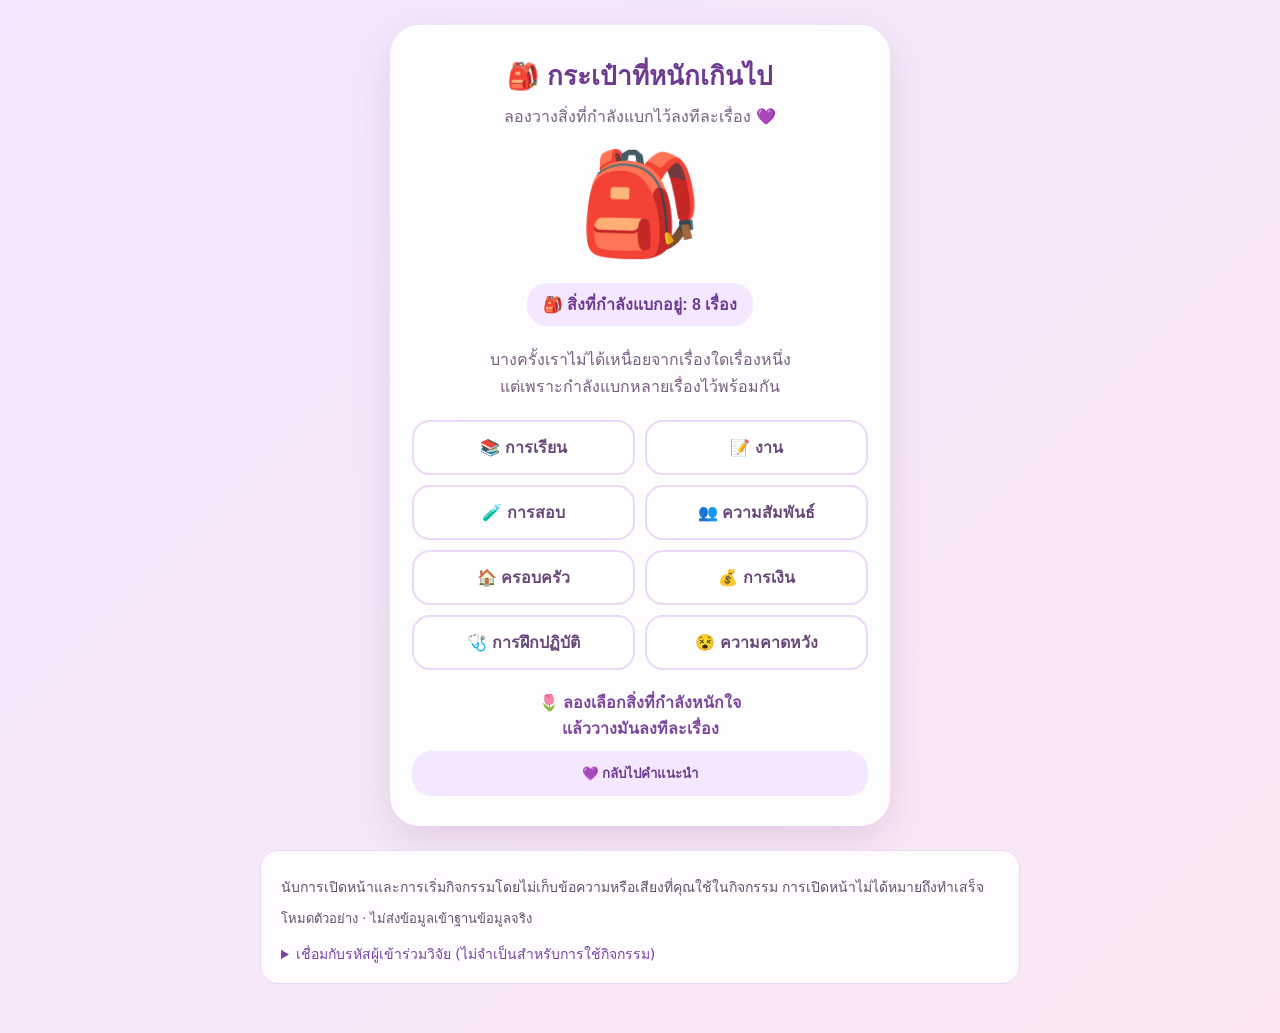
<file: bag.html>
<!DOCTYPE html>
<html lang="th">
<head>
    <meta charset="UTF-8">
    <meta name="viewport" content="width=device-width, initial-scale=1.0">

    <title>กระเป๋าที่หนักเกินไป</title>

    <style>

        * {
            box-sizing: border-box;
        }

        body {
            margin: 0;
            min-height: 100vh;
            font-family: Arial, sans-serif;

            background: linear-gradient(
                135deg,
                #f3e8ff,
                #fce7f3
            );

            display: flex;
            justify-content: center;
            align-items: center;

            padding: 25px;
        }

        .container {
            width: min(500px, 100%);

            background: rgba(255,255,255,0.9);

            border-radius: 30px;

            padding: 30px 22px;

            text-align: center;

            box-shadow:
                0 15px 40px rgba(100,60,130,0.15);
        }

        .title {
            font-size: 26px;
            font-weight: bold;

            color: #6d3c91;

            margin-bottom: 8px;
        }

        .subtitle {
            color: #765f80;
            line-height: 1.6;

            margin-bottom: 15px;
        }

        .bag {
            font-size: 100px;

            margin: 10px 0 20px;

            animation: floatBag 2s ease-in-out infinite;
        }

        @keyframes floatBag {

            0%, 100% {
                transform: translateY(0);
            }

            50% {
                transform: translateY(-8px);
            }

        }

        .guide {
            color: #765f80;

            line-height: 1.7;

            margin-bottom: 20px;
        }

        .items {
            display: grid;

            grid-template-columns: repeat(2, 1fr);

            gap: 10px;

            margin-bottom: 20px;
        }

        .item {
            border: 2px solid #ecd9f8;

            background: #fff;

            border-radius: 18px;

            padding: 13px 8px;

            color: #684979;

            font-weight: bold;

            cursor: pointer;

            transition: 0.2s ease;
        }

        .item:hover {
            transform: translateY(-3px);

            border-color: #c084fc;

            box-shadow:
                0 6px 15px rgba(168,85,247,0.15);
        }

        .item.removed {
            opacity: 0.35;

            text-decoration: line-through;

            transform: scale(0.95);
        }

        .message {
            color: #7b479c;

            font-weight: bold;

            line-height: 1.6;

            margin-top: 10px;
        }

        .reset-btn {
            border: none;

            background: #d8b4fe;

            color: #57306f;

            font-weight: bold;

            padding: 12px 25px;

            border-radius: 20px;

            cursor: pointer;

            margin-top: 10px;
        }

        .reset-btn:hover {
            background: #c084fc;
        }

        @media (max-width: 480px) {

            .container {
                padding: 25px 17px;
            }

            .title {
                font-size: 23px;
            }

            .bag {
                font-size: 80px;
            }

            .items {
                grid-template-columns: 1fr;
            }

        }
        .weight {
    display: inline-block;

    margin-bottom: 20px;
    padding: 9px 16px;

    border-radius: 20px;

    background: #f3e8ff;

    color: #6d3c91;

    font-weight: bold;
}
.back-btn {
    display: block;

    width: 100%;

    margin-top: 10px;

    padding: 12px 20px;

    border: none;

    border-radius: 20px;

    background: #f3e8ff;

    color: #6d3c91;

    font-weight: bold;

    cursor: pointer;

    transition: 0.2s ease;
}

.back-btn:hover {
    background: #e9d5ff;
}
    </style>
<link rel="stylesheet" href="activity-recording.css?v=3">
</head>

<body data-activity="bag">

    <div class="container">

        <div class="title">
            🎒 กระเป๋าที่หนักเกินไป
        </div>

        <div class="subtitle">
            ลองวางสิ่งที่กำลังแบกไว้ลงทีละเรื่อง 💜
        </div>

        <div class="bag">
    🎒
</div>

<div class="weight">
    🎒 สิ่งที่กำลังแบกอยู่: <span id="weightCount">8</span> เรื่อง
</div>

        <div class="guide">
            บางครั้งเราไม่ได้เหนื่อยจากเรื่องใดเรื่องหนึ่ง<br>
            แต่เพราะกำลังแบกหลายเรื่องไว้พร้อมกัน
        </div>

        <div class="items">

            <div class="item">📚 การเรียน</div>

            <div class="item">📝 งาน</div>

            <div class="item">🧪 การสอบ</div>

            <div class="item">👥 ความสัมพันธ์</div>

            <div class="item">🏠 ครอบครัว</div>

            <div class="item">💰 การเงิน</div>

            <div class="item">🩺 การฝึกปฏิบัติ</div>

            <div class="item">😵 ความคาดหวัง</div>

        </div>

        <div class="message">
            🌷 ลองเลือกสิ่งที่กำลังหนักใจ<br>
            แล้ววางมันลงทีละเรื่อง
        </div>

       <button
    class="back-btn"
    onclick="location.href='advice.html'"
>
    💜 กลับไปคำแนะนำ
</button>

    </div>


    <script>

        const items =
            document.querySelectorAll(".item");


       items.forEach(function(item) {

    item.addEventListener("click", function() {

        if (!item.classList.contains("removed")) {

            window.ActivityTelemetry?.start();
            item.classList.add("removed");

            item.style.display = "none";

            updateWeight();

        }

    });

});


function updateWeight() {

    const remaining =
        document.querySelectorAll(
            ".item:not(.removed)"
        ).length;

    document.getElementById(
        "weightCount"
    ).textContent = remaining;


    if (remaining === 0) {

        document.querySelector(
            ".message"
        ).innerHTML = `
            🌷 เก่งมากนะ 💜<br>
            วันนี้คุณไม่จำเป็นต้องแบกทุกอย่างไว้พร้อมกัน<br>
            ค่อย ๆ วางลงทีละเรื่องก็ได้
        `;

    }

};


        function resetItems() {

            items.forEach(function(item) {

                item.classList.remove("removed");

            });

        }

    </script>

<script src="activity-catalog.js?v=3"></script><script src="activity-telemetry.js?v=3"></script>
</body>
</html>
</file>
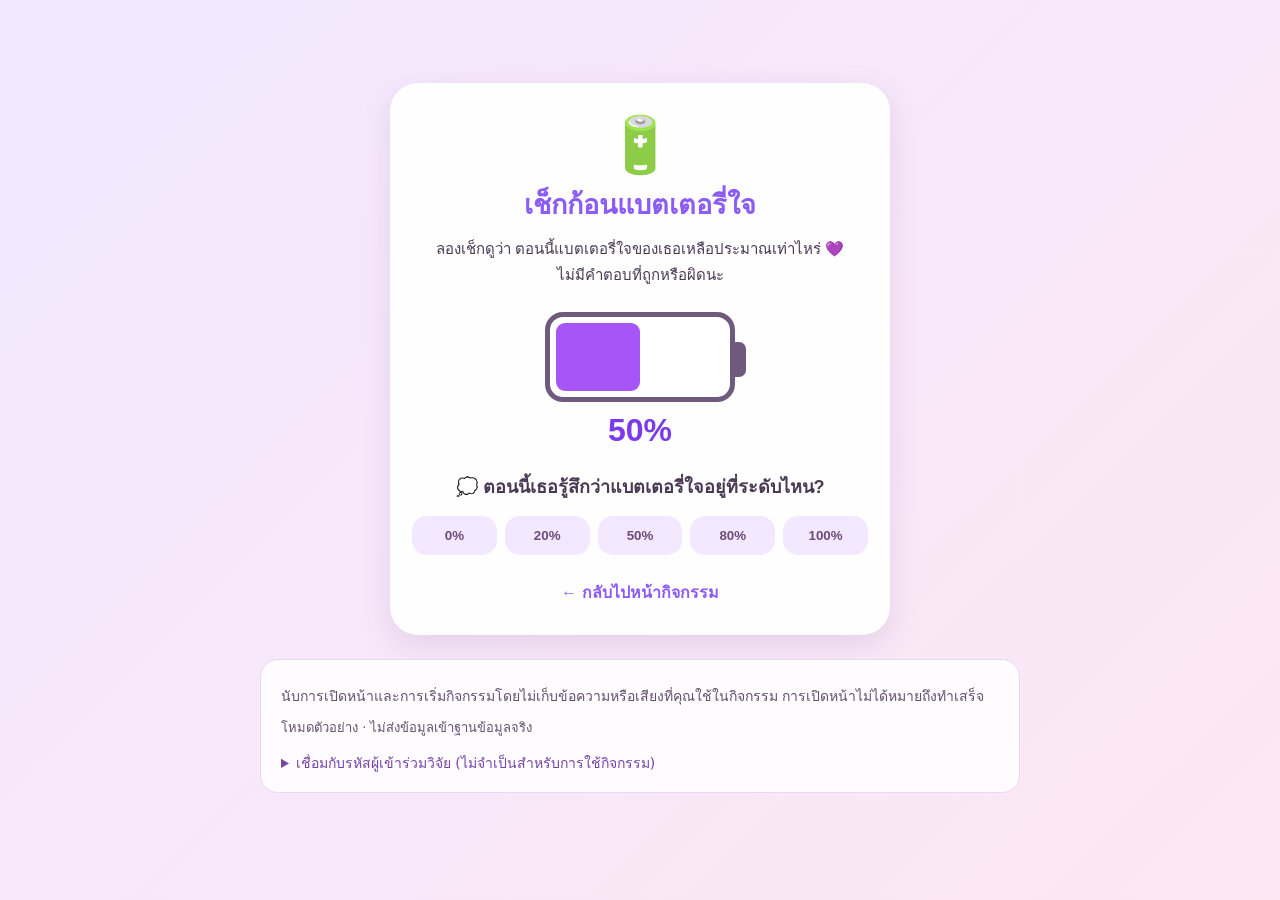
<file: battery.html>
<!DOCTYPE html>
<html lang="th">
<head>
    <meta charset="UTF-8">
    <meta name="viewport" content="width=device-width, initial-scale=1.0">

    <title>เช็กก้อนแบตเตอรี่ใจ</title>

    <style>
        * {
            box-sizing: border-box;
        }

        body {
            margin: 0;
            min-height: 100vh;
            font-family: Arial, sans-serif;
            background: linear-gradient(135deg, #f3e8ff, #fce7f3);
            display: flex;
            justify-content: center;
            align-items: center;
            padding: 25px 15px;
            color: #4a3b55;
        }

        .container {
            width: 100%;
            max-width: 500px;
            background: rgba(255, 255, 255, 0.95);
            border-radius: 28px;
            padding: 30px 22px;
            text-align: center;
            box-shadow: 0 10px 30px rgba(120, 80, 150, 0.15);
        }

        .icon {
            font-size: 55px;
            margin-bottom: 5px;
        }

        h1 {
            margin: 5px 0 10px;
            color: #8b5cf6;
            font-size: 27px;
        }

        .subtitle {
            font-size: 15px;
            line-height: 1.7;
            margin-bottom: 25px;
        }

        /* =========================
           BATTERY
        ========================= */

        .battery-wrapper {
            display: flex;
            justify-content: center;
            align-items: center;
            margin: 20px 0 10px;
        }

        .battery {
            width: 190px;
            height: 90px;
            border: 5px solid #6d5a7d;
            border-radius: 18px;
            padding: 6px;
            position: relative;
            background: #ffffff;
        }

        .battery::after {
            content: "";
            position: absolute;
            right: -16px;
            top: 25px;
            width: 12px;
            height: 35px;
            background: #6d5a7d;
            border-radius: 0 7px 7px 0;
        }

        .battery-level {
            height: 100%;
            width: 50%;
            border-radius: 9px;
            background: #a855f7;
            transition: width 0.5s ease, background 0.3s ease;
        }

        .percentage {
            font-size: 32px;
            font-weight: bold;
            margin-top: 10px;
            color: #7c3aed;
        }

        /* =========================
           QUESTION
        ========================= */

        .question {
            font-size: 18px;
            font-weight: bold;
            margin: 25px 0 15px;
            line-height: 1.5;
        }

        /* =========================
           LEVEL BUTTONS
        ========================= */

        .levels {
            display: grid;
            grid-template-columns: repeat(5, 1fr);
            gap: 8px;
        }

        .level-btn {
            border: none;
            border-radius: 15px;
            padding: 12px 5px;
            background: #f3e8ff;
            color: #6b4c7a;
            font-weight: bold;
            cursor: pointer;
            transition: 0.2s;
        }

        .level-btn:hover {
            transform: translateY(-3px);
            background: #e9d5ff;
        }

        .level-btn.selected {
            background: #a855f7;
            color: white;
            transform: scale(1.05);
        }

        /* =========================
           MISSION
        ========================= */

        .mission-box {
            display: none;
            margin-top: 25px;
            padding: 22px 18px;
            border-radius: 22px;
            background: #faf5ff;
            line-height: 1.8;
            animation: fadeIn 0.4s ease;
        }

        .mission-box.show {
            display: block;
        }

        .mission-title {
            font-size: 21px;
            font-weight: bold;
            color: #8b5cf6;
            margin-bottom: 12px;
        }

        .mission-text {
            font-size: 15px;
        }

        .mission {
            margin-top: 16px;
            padding: 16px;
            border-radius: 17px;
            background: #fce7f3;
            font-weight: bold;
            line-height: 1.8;
        }

        /* =========================
           BACK BUTTON
        ========================= */

        .back-button {
            display: inline-block;
            margin-top: 25px;
            text-decoration: none;
            color: #8b5cf6;
            font-weight: bold;
        }

        .back-button:hover {
            text-decoration: underline;
        }

        /* =========================
           ANIMATION
        ========================= */

        @keyframes fadeIn {
            from {
                opacity: 0;
                transform: translateY(8px);
            }

            to {
                opacity: 1;
                transform: translateY(0);
            }
        }

        /* =========================
           MOBILE
        ========================= */

        @media (max-width: 400px) {

            .levels {
                gap: 5px;
            }

            .level-btn {
                font-size: 12px;
                padding: 10px 3px;
            }

            h1 {
                font-size: 24px;
            }
        }
    </style>
<link rel="stylesheet" href="activity-recording.css?v=3">
</head>

<body data-activity="battery">

    <div class="container">

        <!-- หัวข้อ -->
        <div class="icon">🔋</div>

        <h1>เช็กก้อนแบตเตอรี่ใจ</h1>

        <div class="subtitle">
            ลองเช็กดูว่า ตอนนี้แบตเตอรี่ใจของเธอเหลือประมาณเท่าไหร่ 💜<br>
            ไม่มีคำตอบที่ถูกหรือผิดนะ
        </div>


        <!-- แบตเตอรี่ -->
        <div class="battery-wrapper">

            <div class="battery">
                <div
                    class="battery-level"
                    id="batteryLevel">
                </div>
            </div>

        </div>

        <div
            class="percentage"
            id="percentage">
            50%
        </div>


        <!-- คำถาม -->
        <div class="question">
            💭 ตอนนี้เธอรู้สึกว่าแบตเตอรี่ใจอยู่ที่ระดับไหน?
        </div>


        <!-- ปุ่มเลือกระดับ -->
        <div class="levels">

            <button
                class="level-btn"
                data-activity-start onclick="selectBattery(0)">
                0%
            </button>

            <button
                class="level-btn"
                data-activity-start onclick="selectBattery(20)">
                20%
            </button>

            <button
                class="level-btn"
                data-activity-start onclick="selectBattery(50)">
                50%
            </button>

            <button
                class="level-btn"
                data-activity-start onclick="selectBattery(80)">
                80%
            </button>

            <button
                class="level-btn"
                data-activity-start onclick="selectBattery(100)">
                100%
            </button>

        </div>


        <!-- กล่องภารกิจ -->
        <div
            class="mission-box"
            id="missionBox">

            <div
                class="mission-title"
                id="missionTitle">
            </div>

            <div
                class="mission-text"
                id="missionText">
            </div>

            <div
                class="mission"
                id="mission">
            </div>

        </div>


        <!-- กลับหน้ากิจกรรม -->
        <a
            href="advice.html"
            class="back-button">

            ← กลับไปหน้ากิจกรรม

        </a>

    </div>


    <script>

        function selectBattery(level) {

            const battery =
                document.getElementById("batteryLevel");

            const percentage =
                document.getElementById("percentage");

            const missionBox =
                document.getElementById("missionBox");

            const missionTitle =
                document.getElementById("missionTitle");

            const missionText =
                document.getElementById("missionText");

            const mission =
                document.getElementById("mission");

            const buttons =
                document.querySelectorAll(".level-btn");


            /* -------------------------
               ปุ่มที่ถูกเลือก
            ------------------------- */

            buttons.forEach(button => {

                button.classList.remove("selected");

                if (
                    button.textContent.trim()
                    === level + "%"
                ) {
                    button.classList.add("selected");
                }

            });


            /* -------------------------
               เปลี่ยนแบตเตอรี่
            ------------------------- */

            battery.style.width = level + "%";

            percentage.textContent = level + "%";


            /* -------------------------
               แสดงภารกิจ
            ------------------------- */

            missionBox.classList.add("show");


            /* =========================
               0%
            ========================= */

            if (level === 0) {

                battery.style.background = "#ef4444";

                missionTitle.textContent =
                    "🪫 วันนี้ไม่ต้องเก่งก็ได้";

                missionText.innerHTML =
                    "ตอนนี้ไม่ต้องพยายามทำอะไรเยอะก็ได้นะ 💜";

                mission.innerHTML =
                    "🌷 ภารกิจเดียวของเธอตอนนี้<br><br>" +
                    "ดื่มน้ำ 1 จิบ แล้ววางมือถือ<br>" +
                    "พักสายตา 30 วินาที<br><br>" +
                    "แค่นี้ก็ถือว่าเธอดูแลตัวเองแล้วนะ";

            }


            /* =========================
               20%
            ========================= */

            else if (level === 20) {

                battery.style.background = "#ef4444";

                missionTitle.textContent =
                    "🪫 ขอพักก่อนนะ";

                missionText.innerHTML =
                    "ตอนนี้ขอให้ตัวเองหยุดพักสักนิด 🌱";

                mission.innerHTML =
                    "🌱 ภารกิจ 1 นาที<br><br>" +
                    "หยุดพักจากสิ่งที่กำลังทำ<br>" +
                    "แล้วหายใจช้า ๆ 3 รอบ<br><br>" +
                    "ไม่ต้องรีบ ไม่ต้องฝืนตัวเองนะ";

            }


            /* =========================
               50%
            ========================= */

            else if (level === 50) {

                battery.style.background = "#f59e0b";

                missionTitle.textContent =
                    "🔋 เติมพลังอีกนิด";

                missionText.innerHTML =
                    "ลองหยุดเช็กใจตัวเองสักครู่นะ 💭";

                mission.innerHTML =
                    "💭 ภารกิจเช็กใจ<br><br>" +
                    "ลองเติมคำในประโยคนี้ 1 คำ<br><br>" +

                    "<strong>“ตอนนี้ฉันรู้สึก ______”</strong><br><br>" +

                    "แล้วถามตัวเองว่า<br>" +

                    "<strong>“ตอนนี้ฉันต้องการอะไร 1 อย่าง?”</strong>";

            }


            /* =========================
               80%
            ========================= */

            else if (level === 80) {

                battery.style.background = "#a855f7";

                missionTitle.textContent =
                    "✨ มีพลังแล้ว เติมอีกนิด";

                missionText.innerHTML =
                    "เลือกทำสิ่งเล็ก ๆ ที่ทำให้ตัวเองรู้สึกดีขึ้น";

                mission.innerHTML =
                    "✨ ภารกิจเติมพลัง 3 นาที<br><br>" +

                    "เลือกทำ 1 อย่างที่ทำให้ตัวเองรู้สึกดีขึ้นเล็กน้อย<br><br>" +

                    "🎵 ฟังเพลงที่ชอบ 1 เพลง<br>" +
                    "🧃 ดื่มน้ำ<br>" +
                    "🌳 เดินหรือยืดเส้นสั้น ๆ<br>" +
                    "💬 ทักหาเพื่อน 1 คน<br>" +
                    "🐱 เล่นกับสัตว์เลี้ยง";

            }


            /* =========================
               100%
            ========================= */

            else if (level === 100) {

                battery.style.background = "#22c55e";

                missionTitle.textContent =
                    "💖 วันนี้แบตเต็มแล้ว";

                missionText.innerHTML =
                    "เก็บพลังดี ๆ นี้ไว้ให้ตัวเองนะ 🌷";

                mission.innerHTML =
                    "🌸 ภารกิจส่งต่อพลังดี ๆ<br><br>" +

                    "ลองตอบคำถามนี้กับตัวเอง<br><br>" +

                    "<strong>“วันนี้มีเรื่องอะไร 1 อย่างที่ฉันทำได้ดี?”</strong><br><br>" +

                    "ไม่ต้องเป็นเรื่องใหญ่ก็ได้<br>" +

                    "แม้แต่ “วันนี้ฉันลุกจากเตียงได้”<br>" +
                    "ก็ถือว่าเก่งแล้ว 💜";

            }

        }

    </script>

<script src="activity-catalog.js?v=3"></script><script src="activity-telemetry.js?v=3"></script>
</body>
</html>
</file>
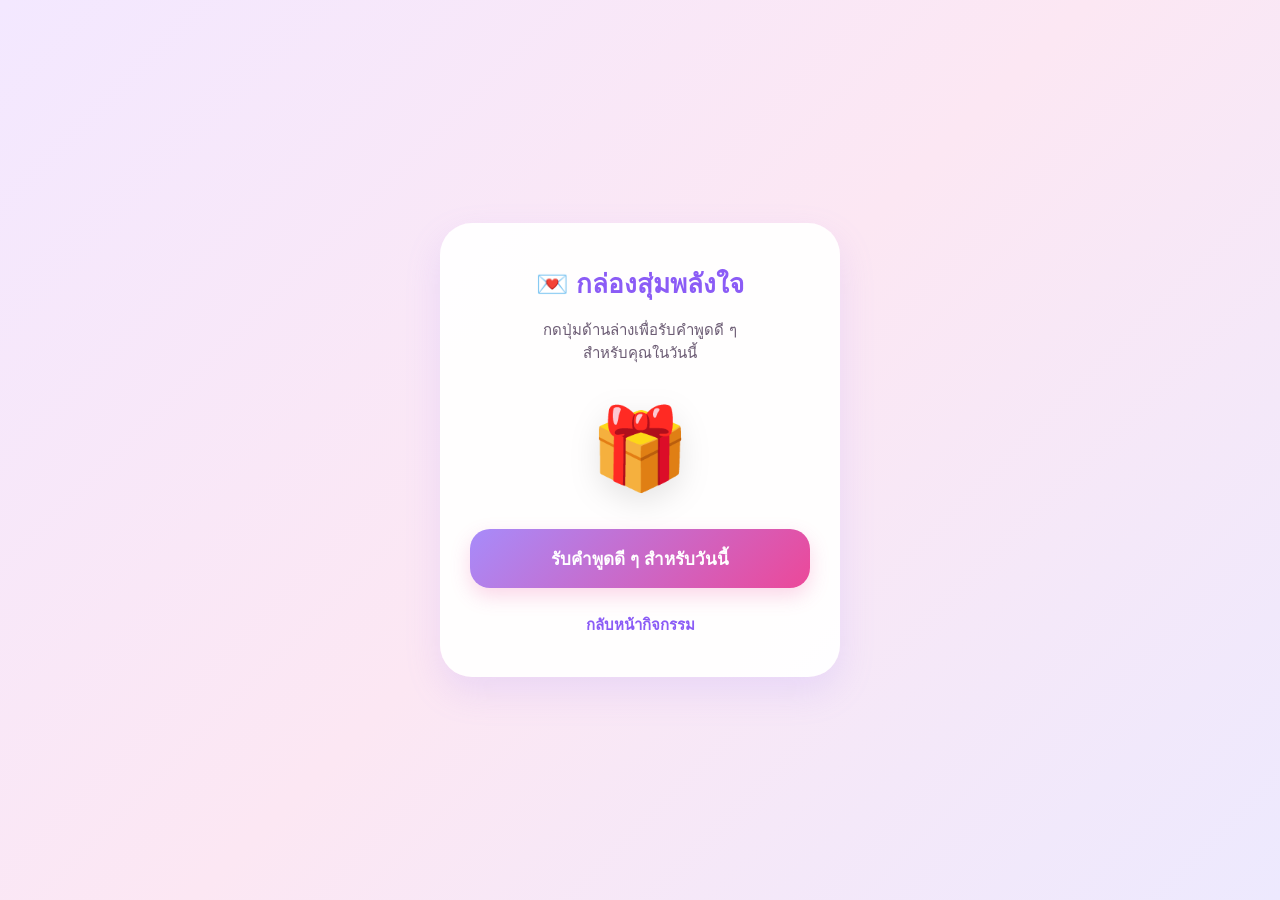
<file: gacha.html>
<!DOCTYPE html>
<html lang="th">
<head>
    <meta charset="UTF-8">
    <meta name="viewport" content="width=device-width, initial-scale=1.0">
    <title>กล่องสุ่มพลังใจ</title>
    <style>
        * { box-sizing: border-box; }
        body { margin: 0; font-family: Arial, sans-serif; background: linear-gradient(135deg, #f3e8ff, #fce7f3, #ede9fe); display: flex; justify-content: center; align-items: center; min-height: 100vh; padding: 20px; }
        .card { background: rgba(255, 255, 255, 0.95); max-width: 400px; width: 100%; padding: 40px 30px; border-radius: 32px; text-align: center; box-shadow: 0 15px 35px rgba(167, 139, 250, 0.18); }
        h1 { color: #8b5cf6; font-size: 26px; margin: 0 0 10px; }
        p { color: #6b5b73; font-size: 15px; margin-bottom: 25px; line-height: 1.5; }
        
        .gift-container { height: 120px; margin-bottom: 20px; display: flex; justify-content: center; align-items: center; font-size: 80px; user-select: none; }
        .gift-icon { display: inline-block; filter: drop-shadow(0 10px 15px rgba(0,0,0,0.1)); }
        
        .wiggle { animation: wiggle 0.5s ease-in-out infinite; }
        @keyframes wiggle {
            0%, 100% { transform: rotate(0deg); }
            25% { transform: rotate(-15deg) scale(1.1); }
            75% { transform: rotate(15deg) scale(1.1); }
        }

        .message-box { display: none; background: #fdf2f8; border: 2px dashed #d9468f; padding: 25px 20px; border-radius: 20px; color: #d9468f; font-size: 18px; font-weight: bold; margin-bottom: 25px; line-height: 1.5; opacity: 0; transform: translateY(20px); transition: all 0.5s cubic-bezier(0.175, 0.885, 0.32, 1.275); }
        .message-box.show { display: block; opacity: 1; transform: translateY(0); }
        
        /* เพิ่มสไตล์ให้ตัวการ์ตูนใหญ่ขึ้น */
        .char-icon { font-size: 50px; display: block; margin-bottom: 10px; }

        button { background: linear-gradient(135deg, #a78bfa, #ec4899); color: white; border: none; padding: 16px; border-radius: 20px; font-size: 17px; font-weight: bold; cursor: pointer; width: 100%; box-shadow: 0 8px 20px rgba(236, 72, 153, 0.22); transition: 0.3s; }
        button:hover { transform: translateY(-3px); box-shadow: 0 12px 25px rgba(236, 72, 153, 0.3); }
        button:active { transform: translateY(0); }
        
        .back-link { display: inline-block; margin-top: 25px; color: #8b5cf6; text-decoration: none; font-size: 15px; font-weight: bold; }
    </style>
</head>
<body>

    <div class="card">
        <h1>💌 กล่องสุ่มพลังใจ</h1>
        <p>กดปุ่มด้านล่างเพื่อรับคำพูดดี ๆ<br>สำหรับคุณในวันนี้</p>

        <div class="gift-container">
            <div id="gift" class="gift-icon">🎁</div>
        </div>

        <div id="message" class="message-box">
            <div id="charDisplay" class="char-icon"></div>
            <div id="textDisplay"></div>
        </div>

        <button id="drawBtn">รับคำพูดดี ๆ สำหรับวันนี้</button>
        <br>
        <a href="advice.html" class="back-link">กลับหน้ากิจกรรม</a>
    </div>

    <script>
        // เปลี่ยนรูปแบบเป็น { ข้อความ, ตัวการ์ตูน }
        const quotes = [
    { text: "คุณเก่งมากแล้วที่ผ่านวันนี้มาได้", char: "🥰" },
    { text: "อนุญาตให้ตัวเองพักบ้างนะ ร่างกายไม่ใช่เครื่องจักร", char: "☁️" },
    { text: "ความผิดพลาดคือส่วนหนึ่งของการเติบโต", char: "🌻" },
    { text: "ไม่ต้องสมบูรณ์แบบ แค่เป็นตัวเองในเวอร์ชันที่มีความสุขก็พอ", char: "🌈" },
    { text: "หายใจเข้าลึก ๆ ทุกอย่างจะค่อย ๆ ดีขึ้น", char: "🎈" },
    { text: "วันนี้อาจจะยาก แต่คุณจะผ่านมันไปได้เหมือนทุกครั้ง", char: "💖" },
    { text: "ไม่เป็นไรนะ ถ้ารู้สึกว่าวันนี้ยังทำได้ไม่ดีพอ พรุ่งนี้เอาใหม่", char: "✨" },
    { text: "อย่าลืมให้รางวัลตัวเองด้วยของอร่อยที่ชอบบ้างนะ", char: "🍰" }
];

        const btn = document.getElementById("drawBtn");
        const gift = document.getElementById("gift");
        const msgBox = document.getElementById("message");
        const charDisplay = document.getElementById("charDisplay");
        const textDisplay = document.getElementById("textDisplay");

        btn.addEventListener("click", () => {
            msgBox.classList.remove("show");
            gift.textContent = "🎁";
            gift.classList.add("wiggle");
            btn.disabled = true;

            setTimeout(() => {
                gift.classList.remove("wiggle");
                gift.textContent = "✨💌✨"; 
                
                // สุ่มคู่ข้อความและตัวการ์ตูน
                const randomItem = quotes[Math.floor(Math.random() * quotes.length)];
                charDisplay.innerHTML = randomItem.char;
                textDisplay.innerHTML = randomItem.text;
                
                msgBox.classList.add("show");
                btn.textContent = "สุ่มข้อความใหม่อีกครั้ง";
                btn.disabled = false;
            }, 800);
        });
    </script>
</body>
</html>
</file>
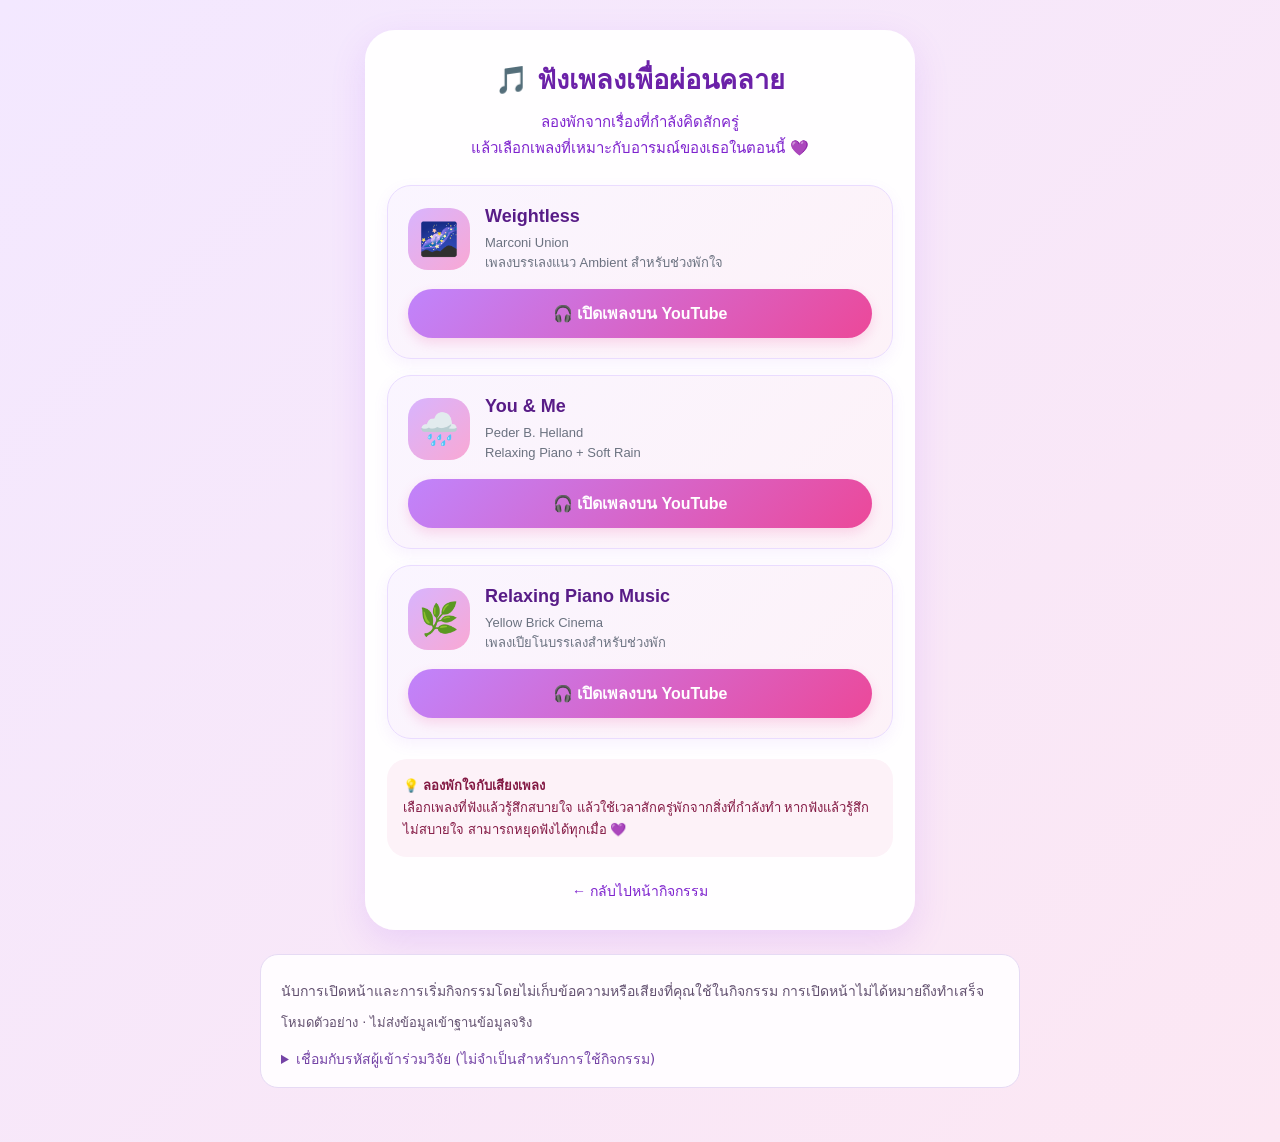
<file: music.html>
<!DOCTYPE html>
<html lang="th">
<head>
<meta charset="UTF-8">
<meta name="viewport" content="width=device-width, initial-scale=1.0">

<title>ฟังเพลงเพื่อผ่อนคลาย</title>

<style>
* {
    box-sizing: border-box;
}

body {
    margin: 0;
    min-height: 100vh;
    font-family: Arial, sans-serif;
    background: linear-gradient(135deg, #f3e8ff, #fce7f3);
    color: #4c1d95;
    padding: 30px 20px;
}

.container {
    max-width: 550px;
    margin: auto;
}

.card {
    background: rgba(255, 255, 255, 0.96);
    border-radius: 30px;
    padding: 28px 22px;
    box-shadow: 0 12px 35px rgba(168, 85, 247, 0.16);
}

h1 {
    text-align: center;
    margin: 0 0 8px;
    font-size: 27px;
    color: #6b21a8;
}

.subtitle {
    text-align: center;
    color: #7e22ce;
    line-height: 1.7;
    margin: 0 0 25px;
    font-size: 15px;
}

/* กล่องเพลง */
.music-card {
    background: linear-gradient(135deg, #faf5ff, #fdf2f8);
    border-radius: 24px;
    padding: 20px;
    margin-bottom: 16px;
    border: 1px solid #eadcff;
    box-shadow: 0 5px 15px rgba(168, 85, 247, 0.08);
}

.music-top {
    display: flex;
    align-items: center;
    gap: 15px;
}

.music-icon {
    width: 62px;
    height: 62px;
    border-radius: 20px;
    background: linear-gradient(135deg, #d8b4fe, #f9a8d4);
    display: flex;
    align-items: center;
    justify-content: center;
    font-size: 32px;
    flex-shrink: 0;
}

.music-info {
    flex: 1;
}

.music-info h2 {
    font-size: 18px;
    margin: 0 0 6px;
    color: #581c87;
}

.music-info p {
    margin: 0;
    color: #6b7280;
    font-size: 13px;
    line-height: 1.5;
}

/* ปุ่ม YouTube */
.music-button {
    display: block;
    text-align: center;
    text-decoration: none;
    background: linear-gradient(135deg, #c084fc, #ec4899);
    color: white;
    padding: 12px 18px;
    border-radius: 999px;
    font-weight: bold;
    margin-top: 17px;
    box-shadow: 0 5px 12px rgba(236, 72, 153, 0.18);
    transition: 0.2s;
}

.music-button:hover {
    transform: translateY(-2px);
    box-shadow: 0 7px 16px rgba(236, 72, 153, 0.25);
}

.note {
    background: #fdf2f8;
    border-radius: 20px;
    padding: 16px;
    margin-top: 20px;
    color: #831843;
    font-size: 13px;
    line-height: 1.7;
}

.back-button {
    display: block;
    text-align: center;
    margin-top: 23px;
    color: #7e22ce;
    text-decoration: none;
    font-size: 14px;
}

.back-button:hover {
    text-decoration: underline;
}
</style>
<link rel="stylesheet" href="activity-recording.css?v=3">
</head>

<body data-activity="music">

<div class="container">

    <div class="card">

        <h1>🎵 ฟังเพลงเพื่อผ่อนคลาย</h1>

        <p class="subtitle">
            ลองพักจากเรื่องที่กำลังคิดสักครู่<br>
            แล้วเลือกเพลงที่เหมาะกับอารมณ์ของเธอในตอนนี้ 💜
        </p>


        <!-- เพลงที่ 1 -->
        <div class="music-card">

            <div class="music-top">

                <div class="music-icon">
                    🌌
                </div>

                <div class="music-info">

                    <h2>
                        Weightless
                    </h2>

                    <p>
                        Marconi Union<br>
                        เพลงบรรเลงแนว Ambient สำหรับช่วงพักใจ
                    </p>

                </div>

            </div>

            <a
                href="https://www.youtube.com/watch?v=eQ6--TNre9k"
                target="_blank"
                rel="noopener noreferrer"
                class="music-button" data-activity-outbound
            >
                🎧 เปิดเพลงบน YouTube
            </a>

        </div>


        <!-- เพลงที่ 2 -->
        <div class="music-card">

            <div class="music-top">

                <div class="music-icon">
                    🌧️
                </div>

                <div class="music-info">

                    <h2>
                        You & Me
                    </h2>

                    <p>
                        Peder B. Helland<br>
                        Relaxing Piano + Soft Rain
                    </p>

                </div>

            </div>

            <a
                href="https://www.youtube.com/watch?v=Lp6XlsBm_Lw"
                target="_blank"
                rel="noopener noreferrer"
                class="music-button" data-activity-outbound
            >
                🎧 เปิดเพลงบน YouTube
            </a>

        </div>


        <!-- เพลงที่ 3 -->
        <div class="music-card">

            <div class="music-top">

                <div class="music-icon">
                    🌿
                </div>

                <div class="music-info">

                    <h2>
                        Relaxing Piano Music
                    </h2>

                    <p>
                        Yellow Brick Cinema<br>
                        เพลงเปียโนบรรเลงสำหรับช่วงพัก
                    </p>

                </div>

            </div>

            <a
                href="https://www.youtube.com/watch?v=6obKeeH7cQc"
                target="_blank"
                rel="noopener noreferrer"
                class="music-button" data-activity-outbound
            >
                🎧 เปิดเพลงบน YouTube
            </a>

        </div>


        <!-- หมายเหตุ -->
        <div class="note">

            💡 <strong>ลองพักใจกับเสียงเพลง</strong><br>

            เลือกเพลงที่ฟังแล้วรู้สึกสบายใจ
            แล้วใช้เวลาสักครู่พักจากสิ่งที่กำลังทำ
            หากฟังแล้วรู้สึกไม่สบายใจ สามารถหยุดฟังได้ทุกเมื่อ 💜

        </div>


        <!-- กลับหน้ากิจกรรม -->
        <a href="advice.html" class="back-button">
            ← กลับไปหน้ากิจกรรม
        </a>

    </div>

</div>

<script src="activity-catalog.js?v=3"></script><script src="activity-telemetry.js?v=3"></script>
</body>
</html>
</file>
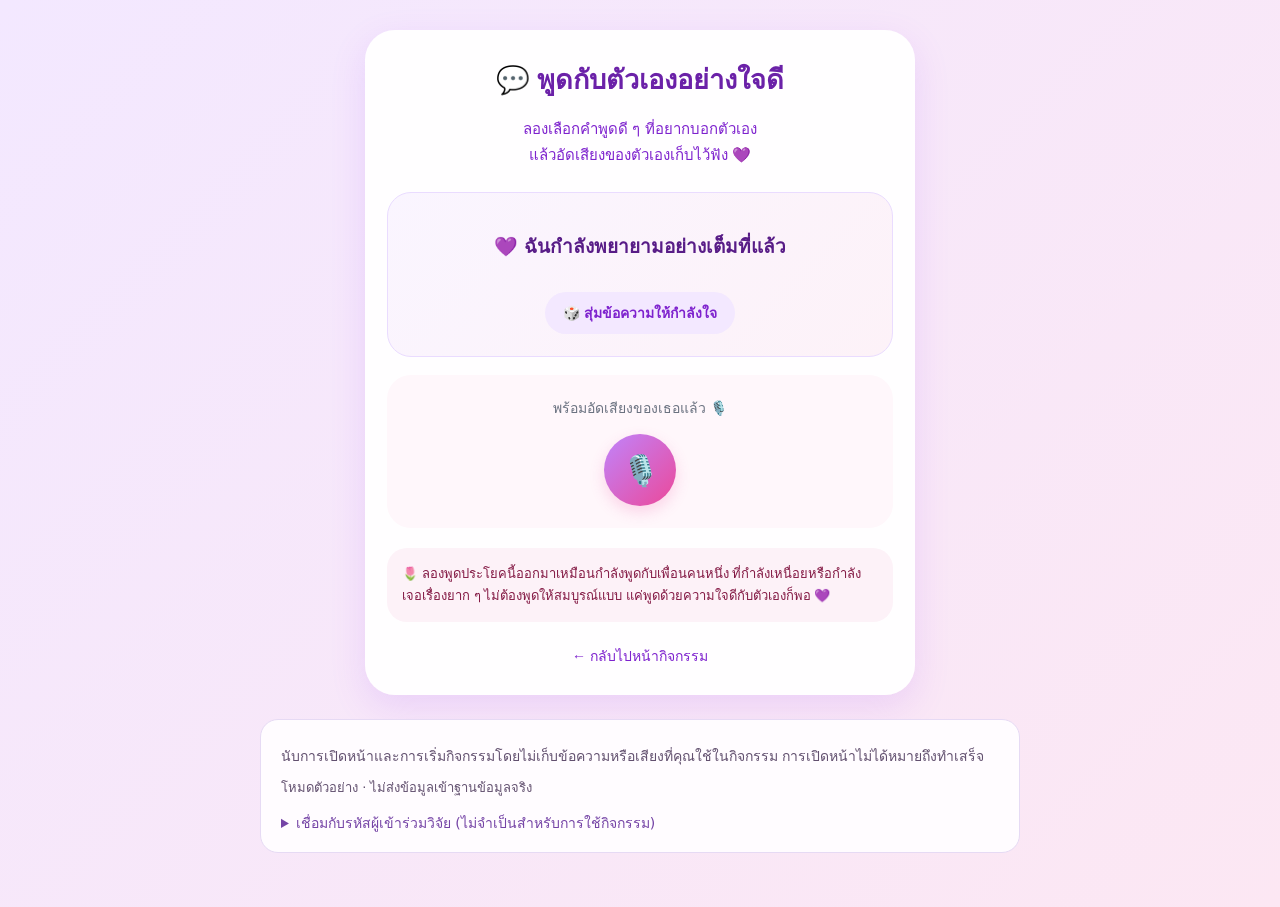
<file: selftalk.html>
<!DOCTYPE html>
<html lang="th">
<head>
<meta charset="UTF-8">
<meta name="viewport" content="width=device-width, initial-scale=1.0">

<title>พูดกับตัวเองอย่างใจดี</title>

<style>
* {
    box-sizing: border-box;
}

body {
    margin: 0;
    min-height: 100vh;
    font-family: Arial, sans-serif;
    background: linear-gradient(135deg, #f3e8ff, #fce7f3);
    color: #4c1d95;
    padding: 30px 20px;
}

.container {
    max-width: 550px;
    margin: auto;
}

.card {
    background: rgba(255,255,255,0.96);
    border-radius: 30px;
    padding: 28px 22px;
    box-shadow: 0 12px 35px rgba(168,85,247,0.16);
}

h1 {
    text-align: center;
    color: #6b21a8;
    font-size: 27px;
    margin: 0 0 8px;
}

.subtitle {
    text-align: center;
    color: #7e22ce;
    line-height: 1.7;
    font-size: 15px;
    margin-bottom: 25px;
}

/* กล่องคำพูด */
.quote-box {
    background: linear-gradient(135deg, #faf5ff, #fdf2f8);
    border: 1px solid #eadcff;
    border-radius: 24px;
    padding: 22px 18px;
    text-align: center;
    margin-bottom: 18px;
}

.quote {
    font-size: 19px;
    font-weight: bold;
    color: #581c87;
    line-height: 1.7;
    min-height: 65px;
    display: flex;
    align-items: center;
    justify-content: center;
}

.random-button {
    border: none;
    background: #f3e8ff;
    color: #7e22ce;
    padding: 10px 18px;
    border-radius: 999px;
    font-size: 14px;
    font-weight: bold;
    cursor: pointer;
    margin-top: 12px;
}

.random-button:hover {
    background: #e9d5ff;
}

/* ปุ่มอัดเสียง */
.record-box {
    text-align: center;
    background: #fff7fb;
    border-radius: 24px;
    padding: 22px 18px;
    margin-top: 18px;
}

.record-status {
    color: #6b7280;
    font-size: 14px;
    margin-bottom: 15px;
}

.record-button {
    border: none;
    background: linear-gradient(135deg, #c084fc, #ec4899);
    color: white;
    width: 72px;
    height: 72px;
    border-radius: 50%;
    font-size: 30px;
    cursor: pointer;
    box-shadow: 0 6px 15px rgba(236,72,153,0.2);
}

.record-button:hover {
    transform: scale(1.05);
}

.record-button.recording {
    background: #ec4899;
    animation: pulse 1.2s infinite;
}

@keyframes pulse {
    0% {
        transform: scale(1);
    }

    50% {
        transform: scale(1.08);
    }

    100% {
        transform: scale(1);
    }
}

.stop-button {
    display: none;
    border: none;
    background: #e9d5ff;
    color: #6b21a8;
    padding: 10px 20px;
    border-radius: 999px;
    font-weight: bold;
    cursor: pointer;
    margin: 15px auto 0;
}

.audio-box {
    display: none;
    margin-top: 20px;
    background: #faf5ff;
    border-radius: 20px;
    padding: 18px;
}

.audio-box p {
    margin-top: 0;
    color: #6b21a8;
    font-weight: bold;
}

audio {
    width: 100%;
}

.tip {
    background: #fdf2f8;
    border-radius: 20px;
    padding: 15px;
    margin-top: 20px;
    color: #831843;
    font-size: 13px;
    line-height: 1.7;
}

.back-button {
    display: block;
    text-align: center;
    margin-top: 23px;
    color: #7e22ce;
    text-decoration: none;
    font-size: 14px;
}

.back-button:hover {
    text-decoration: underline;
}
</style>
<link rel="stylesheet" href="activity-recording.css?v=3">
</head>

<body data-activity="self_talk">

<div class="container">

<div class="card">

    <h1>💬 พูดกับตัวเองอย่างใจดี</h1>

    <p class="subtitle">
        ลองเลือกคำพูดดี ๆ ที่อยากบอกตัวเอง<br>
        แล้วอัดเสียงของตัวเองเก็บไว้ฟัง 💜
    </p>


    <!-- ประโยคให้กำลังใจ -->

    <div class="quote-box">

        <div id="quote" class="quote">
            💜 ฉันกำลังพยายามอย่างเต็มที่แล้ว
        </div>

        <button
            class="random-button"
            onclick="randomQuote()"
        >
            🎲 สุ่มข้อความให้กำลังใจ
        </button>

    </div>


    <!-- ระบบอัดเสียง -->

    <div class="record-box">

        <div id="status" class="record-status">
            พร้อมอัดเสียงของเธอแล้ว 🎙️
        </div>

        <button
            id="recordButton"
            class="record-button"
            onclick="startRecording()"
        >
            🎙️
        </button>

        <button
            id="stopButton"
            class="stop-button"
            onclick="stopRecording()"
        >
            ⏹️ หยุดอัดเสียง
        </button>


        <!-- เสียงที่อัด -->

        <div id="audioBox" class="audio-box">

            <p>🎧 เสียงของฉัน</p>

            <audio id="audioPlayer" controls></audio>

        </div>

    </div>


    <div class="tip">

        🌷 ลองพูดประโยคนี้ออกมาเหมือนกำลังพูดกับเพื่อนคนหนึ่ง
        ที่กำลังเหนื่อยหรือกำลังเจอเรื่องยาก ๆ
        ไม่ต้องพูดให้สมบูรณ์แบบ แค่พูดด้วยความใจดีกับตัวเองก็พอ 💜

    </div>


    <a href="advice.html" class="back-button">
        ← กลับไปหน้ากิจกรรม
    </a>

</div>

</div>


<script>

const quotes = [
    "💜 ฉันกำลังพยายามอย่างเต็มที่แล้ว",
    "🌷 ฉันไม่จำเป็นต้องทำทุกอย่างให้สมบูรณ์แบบ",
    "🌱 ฉันค่อย ๆ จัดการทีละเรื่องได้",
    "✨ ฉันสามารถพักได้โดยไม่รู้สึกผิด",
    "🫶 วันนี้ฉันทำดีที่สุดเท่าที่ทำได้แล้ว",
    "💗 ฉันอนุญาตให้ตัวเองรู้สึกเหนื่อยได้",
    "🌈 ฉันไม่จำเป็นต้องเก่งตลอดเวลา",
    "🐱 ฉันกำลังเรียนรู้และเติบโตไปทีละก้าว"
];

let mediaRecorder = null;
let audioChunks = [];
let audioStream = null;
let audioUrl = null;


/* =========================
   สุ่มข้อความ
========================= */

function randomQuote() {
    window.ActivityTelemetry?.start();

    const randomIndex =
        Math.floor(Math.random() * quotes.length);

    document.getElementById("quote").textContent =
        quotes[randomIndex];
}


/* =========================
   เริ่มอัดเสียง
========================= */

async function startRecording() {

    try {

        // ตรวจสอบว่าเบราว์เซอร์รองรับไมโครโฟนหรือไม่
        if (!navigator.mediaDevices ||
            !navigator.mediaDevices.getUserMedia) {

            document.getElementById("status").textContent =
                "⚠️ เบราว์เซอร์นี้ไม่รองรับการใช้ไมโครโฟน";

            return;
        }


        // ขออนุญาตใช้ไมโครโฟน
        audioStream =
            await navigator.mediaDevices.getUserMedia({
                audio: true
            });


        audioChunks = [];


        // เลือกชนิดไฟล์ที่เบราว์เซอร์รองรับ
        let mimeType = "";

        if (MediaRecorder.isTypeSupported("audio/webm;codecs=opus")) {

            mimeType = "audio/webm;codecs=opus";

        } else if (MediaRecorder.isTypeSupported("audio/webm")) {

            mimeType = "audio/webm";

        } else if (MediaRecorder.isTypeSupported("audio/ogg;codecs=opus")) {

            mimeType = "audio/ogg;codecs=opus";

        }


        // สร้างตัวอัดเสียง
        if (mimeType) {

            mediaRecorder =
                new MediaRecorder(
                    audioStream,
                    { mimeType: mimeType }
                );

        } else {

            mediaRecorder =
                new MediaRecorder(audioStream);

        }


        /* เก็บข้อมูลเสียง */

        mediaRecorder.ondataavailable = function(event) {

            if (event.data && event.data.size > 0) {

                audioChunks.push(event.data);

            }

        };


        /* เมื่อหยุดอัด */

        mediaRecorder.onstop = function() {

            if (audioChunks.length === 0) {

                document.getElementById("status").textContent =
                    "⚠️ ไม่พบข้อมูลเสียง กรุณาลองอัดใหม่";

                return;
            }


            // ใช้ชนิดไฟล์จริงจาก recorder
            const recordedType =
                mediaRecorder.mimeType || "audio/webm";


            const audioBlob =
                new Blob(
                    audioChunks,
                    { type: recordedType }
                );


            // ลบ URL เดิมก่อน
            if (audioUrl) {

                URL.revokeObjectURL(audioUrl);

            }


            audioUrl =
                URL.createObjectURL(audioBlob);


            const audioPlayer =
                document.getElementById("audioPlayer");


            audioPlayer.src = audioUrl;

            audioPlayer.load();


            document.getElementById("audioBox")
                .style.display = "block";


            document.getElementById("status").textContent =
                "💜 อัดเสียงเรียบร้อยแล้ว ลองกด ▶️ ฟังเสียงตัวเองดูนะ";


            // ปิดไมโครโฟน
            if (audioStream) {

                audioStream.getTracks()
                    .forEach(track => track.stop());

                audioStream = null;

            }

        };


        /* กรณีเกิดข้อผิดพลาด */

        mediaRecorder.onerror = function(event) {

            console.error("MediaRecorder error:", event);

            document.getElementById("status").textContent =
                "⚠️ เกิดข้อผิดพลาดในการอัดเสียง กรุณาลองใหม่";

        };


        // เริ่มอัด
        mediaRecorder.start();
        window.ActivityTelemetry?.start();


        document.getElementById("status").textContent =
            "🔴 กำลังอัดเสียง... พูดกับตัวเองได้เลย";


        document.getElementById("recordButton")
            .style.display = "none";


        document.getElementById("recordButton")
            .classList.add("recording");


        document.getElementById("stopButton")
            .style.display = "block";

    }

    catch (error) {

        console.error("Microphone error:", error);


        document.getElementById("status").textContent =
            "⚠️ ไม่สามารถใช้ไมโครโฟนได้ กรุณาอนุญาตการเข้าถึงไมโครโฟน";

    }

}


/* =========================
   หยุดอัดเสียง
========================= */

function stopRecording() {

    if (!mediaRecorder) {
        return;
    }


    if (mediaRecorder.state !== "inactive") {

        mediaRecorder.stop();

    }


    document.getElementById("recordButton")
        .style.display = "inline-block";


    document.getElementById("recordButton")
        .classList.remove("recording");


    document.getElementById("stopButton")
        .style.display = "none";

}

</script>

<script src="activity-catalog.js?v=3"></script><script src="activity-telemetry.js?v=3"></script>
</body>
</html>
</file>
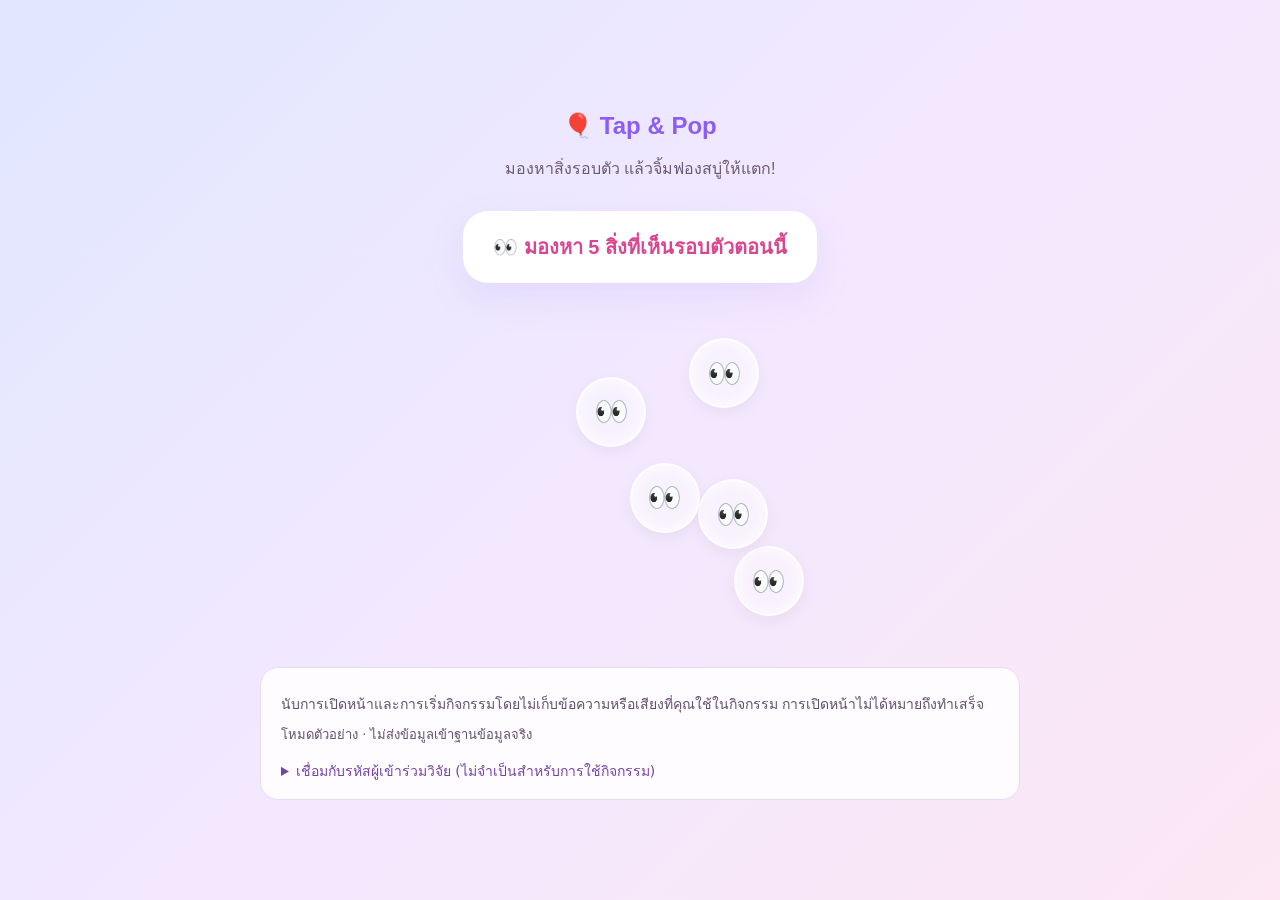
<file: tap-pop.html>
<!DOCTYPE html>
<html lang="th">
<head>
    <meta charset="UTF-8">
    <meta name="viewport" content="width=device-width, initial-scale=1.0">
    <title>Tap & Pop - Grounding Game</title>
    <style>
        * { box-sizing: border-box; }
        body { margin: 0; font-family: Arial, sans-serif; background: linear-gradient(135deg, #e0e7ff, #f3e8ff, #fce7f3); min-height: 100vh; display: flex; flex-direction: column; align-items: center; justify-content: center; overflow: hidden; color: #4a3f55; }
        
        .game-container { text-align: center; z-index: 10; padding: 20px; }
        h1 { font-size: 24px; color: #8b5cf6; margin-bottom: 5px; }
        p.subtitle { font-size: 16px; color: #6b5b73; margin-bottom: 30px; }

        .instruction-box { background: white; padding: 20px 30px; border-radius: 25px; box-shadow: 0 15px 35px rgba(167, 139, 250, 0.15); font-size: 20px; font-weight: bold; color: #d9468f; margin-bottom: 40px; transition: 0.3s; }
        
        .bubble-area { position: relative; width: 100%; max-width: 400px; height: 300px; margin: 0 auto; }
        
        .bubble { position: absolute; width: 70px; height: 70px; background: rgba(255, 255, 255, 0.4); border: 2px solid rgba(255, 255, 255, 0.8); border-radius: 50%; box-shadow: inset 0 0 15px rgba(255,255,255,0.8), 0 5px 15px rgba(0,0,0,0.05); display: flex; justify-content: center; align-items: center; font-size: 28px; cursor: pointer; user-select: none; backdrop-filter: blur(4px); animation: float 3s ease-in-out infinite; transition: transform 0.2s; }
        .bubble:hover { transform: scale(1.1); }
        .bubble.popped { animation: pop 0.3s forwards; pointer-events: none; }

        @keyframes float {
            0%, 100% { transform: translateY(0px); }
            50% { transform: translateY(-15px); }
        }
        @keyframes pop {
            0% { transform: scale(1); opacity: 1; }
            50% { transform: scale(1.3); opacity: 0.8; }
            100% { transform: scale(0); opacity: 0; }
        }

        .success-screen { display: none; text-align: center; }
        .success-screen h2 { color: #a855f7; font-size: 28px; }
        
        button.btn { background: linear-gradient(135deg, #a78bfa, #ec4899); color: white; border: none; padding: 15px 30px; border-radius: 20px; font-size: 16px; font-weight: bold; cursor: pointer; box-shadow: 0 8px 20px rgba(236, 72, 153, 0.22); margin-top: 20px; text-decoration: none; display: inline-block; }
    </style>
<link rel="stylesheet" href="activity-recording.css?v=3">
</head>
<body data-activity="grounding">

    <div id="gameUI" class="game-container">
        <h1>🎈 Tap & Pop</h1>
        <p class="subtitle">มองหาสิ่งรอบตัว แล้วจิ้มฟองสบู่ให้แตก!</p>
        
        <div id="instruction" class="instruction-box">โหลดด่าน...</div>
        
        <div id="bubbleArea" class="bubble-area"></div>
    </div>

    <div id="successUI" class="game-container success-screen">
        <h2>🎉 ยอดเยี่ยมมาก!</h2>
        <p class="subtitle">คุณดึงสติกลับมาอยู่กับปัจจุบันได้สำเร็จแล้วนะ<br>ร่างกายและจิตใจของคุณผ่อนคลายขึ้นแล้ว</p>
        <a href="advice.html" class="btn">กลับหน้าคำแนะนำ</a>
    </div>

    <script>
        const stages = [
            { text: "👀 มองหา 5 สิ่งที่เห็นรอบตัวตอนนี้", count: 5, icon: "👀" },
            { text: "✋ สัมผัส 4 สิ่งที่อยู่ใกล้ ๆ", count: 4, icon: "✋" },
            { text: "👂 ตั้งใจฟัง 3 เสียงที่ได้ยิน", count: 3, icon: "👂" },
            { text: "👃 สูดดม 2 กลิ่นรอบตัว", count: 2, icon: "👃" },
            { text: "👅 รับรู้ 1 รสชาติในปาก", count: 1, icon: "👅" }
        ];

        let currentStage = 0;
        let bubblesLeft = 0;

        const instructionEl = document.getElementById("instruction");
        const bubbleAreaEl = document.getElementById("bubbleArea");
        const gameUI = document.getElementById("gameUI");
        const successUI = document.getElementById("successUI");

        function loadStage(index) {
            if (index >= stages.length) {
                gameUI.style.display = "none";
                successUI.style.display = "block";
                return;
            }

            const stage = stages[index];
            instructionEl.innerHTML = stage.text;
            bubblesLeft = stage.count;
            bubbleAreaEl.innerHTML = "";

            // สร้างฟองสบู่ตามจำนวนที่กำหนด
            for (let i = 0; i < stage.count; i++) {
                createBubble(stage.icon, i, stage.count);
            }
        }

        function createBubble(icon, index, total) {
            const bubble = document.createElement("div");
            bubble.classList.add("bubble");
            bubble.innerHTML = icon;

            // สุ่มตำแหน่งให้อยู่ในกรอบ
            const left = Math.random() * 80; // 0-80%
            const top = Math.random() * 75;  // 0-75%
            
            bubble.style.left = left + "%";
            bubble.style.top = top + "%";
            
            // หน่วงเวลาแอนิเมชันลอยให้แต่ละลูกไม่พร้อมกัน
            bubble.style.animationDelay = (Math.random() * 2) + "s";

            bubble.addEventListener("click", function() {
                if (!this.classList.contains("popped")) {
                    window.ActivityTelemetry?.start();
                    this.classList.add("popped");
                    bubblesLeft--;
                    
                    if (bubblesLeft === 0) {
                        setTimeout(() => {
                            currentStage++;
                            loadStage(currentStage);
                        }, 500);
                    }
                }
            });

            bubbleAreaEl.appendChild(bubble);
        }

        // เริ่มเกมด่านแรก
        loadStage(currentStage);
    </script>
<script src="activity-catalog.js?v=3"></script><script src="activity-telemetry.js?v=3"></script>
</body>
</html>
</file>
<file: style.css>
/* =========================
   พื้นฐาน
========================= */

* {
    box-sizing: border-box;
}

body {
    font-family: Arial, sans-serif;

    background: linear-gradient(
        135deg,
        #f3e8ff,
        #fce7f3,
        #ede9fe
    );

    text-align: center;

    margin: 0;
    padding: 40px 20px;

    min-height: 100vh;

    color: #4a3f55;
}


/* =========================
   หน้าแรก
========================= */

.container {
    max-width: 520px;

    margin: 40px auto;

    background-color: rgba(255, 255, 255, 0.95);

    padding: 45px 35px;

    border-radius: 32px;

    box-shadow:
        0 15px 35px rgba(167, 139, 250, 0.18);
}


/* =========================
   ไอคอน
========================= */

.icon {
    width: 95px;
    height: 95px;

    margin: 0 auto 20px;

    display: flex;
    align-items: center;
    justify-content: center;

    background: linear-gradient(
        135deg,
        #ede9fe,
        #fce7f3
    );

    border-radius: 50%;

    font-size: 50px;

    box-shadow:
        0 10px 25px rgba(249, 168, 212, 0.25);
}


/* =========================
   หัวข้อ
========================= */

h1 {
    color: #8b5cf6;

    font-size: 32px;

    margin: 10px 0 5px;
}

h2 {
    color: #d9468f;

    margin: 5px 0 15px;
}

.subtitle {
    color: #8a7b91;

    font-size: 17px;

    margin-bottom: 25px;
}


/* =========================
   คำอธิบาย
========================= */

.description {
    background: linear-gradient(
        135deg,
        #faf5ff,
        #fdf2f8
    );

    padding: 20px;

    border-radius: 22px;

    margin: 25px 0;

    border: 1px solid #f3e8ff;
}

.description p {
    color: #6b5b73;

    font-size: 16px;

    line-height: 1.7;

    margin: 8px 0;
}


/* =========================
   ปุ่ม
========================= */

button {
    background: linear-gradient(
        135deg,
        #a78bfa,
        #ec4899
    );

    color: white;

    border: none;

    padding: 15px 32px;

    border-radius: 20px;

    font-size: 17px;

    font-weight: bold;

    cursor: pointer;

    box-shadow:
        0 8px 20px rgba(236, 72, 153, 0.22);

    transition: 0.25s;
}

button:hover {
    transform: translateY(-3px);

    box-shadow:
        0 12px 25px rgba(236, 72, 153, 0.3);
}


/* =========================
   หน้าคำถาม
========================= */

.question-container {
    display: none;

    max-width: 600px;

    margin: 40px auto;

    background-color: white;

    padding: 35px;

    border-radius: 32px;

    box-shadow:
        0 15px 35px rgba(167, 139, 250, 0.18);
}

#questionNumber {
    color: #a855f7;

    font-weight: bold;

    font-size: 16px;
}


/* =========================
   กล่องคำถาม
========================= */

.question-box {
    background: linear-gradient(
        135deg,
        #faf5ff,
        #fdf2f8
    );

    padding: 25px;

    border-radius: 22px;

    margin: 25px 0;
}

#questionText {
    color: #4a3f55;

    font-size: 20px;

    line-height: 1.6;
}


/* =========================
   ตัวเลือกคำตอบ
========================= */

.answers {
    display: flex;
    flex-direction: column;
    gap: 12px;
    margin: 25px 0;
}

.answers label {
    position: relative;

    display: flex;
    align-items: center;

    background: #ffffff;

    padding: 17px 18px;

    border-radius: 18px;

    text-align: left;

    cursor: pointer;

    border: 2px solid #f1e7f8;

    color: #5b4b63;

    font-size: 16px;

    transition: all 0.25s ease;

    box-shadow: 0 3px 10px rgba(167, 139, 250, 0.06);
}


/* ตอนเอาเมาส์ไปวาง */

.answers label:hover {
    background: linear-gradient(
        135deg,
        #f5f3ff,
        #fdf2f8
    );

    border-color: #d8b4fe;

    transform: translateY(-2px);

    box-shadow:
        0 6px 15px rgba(167, 139, 250, 0.12);
}


/* ซ่อน radio แบบเดิม */

.answers input {
    position: absolute;

    opacity: 0;
}


/* สร้างวงกลมแทน radio */

.answers label::before {
    content: "";

    width: 22px;
    height: 22px;

    min-width: 22px;

    margin-right: 13px;

    border-radius: 50%;

    border: 2px solid #d8c9e8;

    background: white;

    transition: 0.2s;
}


/* เมื่อเลือกคำตอบ */

.answers label:has(input:checked) {

    background: linear-gradient(
        135deg,
        #f3e8ff,
        #fce7f3
    );

    border-color: #c084fc;

    box-shadow:
        0 7px 18px rgba(192, 132, 252, 0.18);
}


/* วงกลมเมื่อเลือก */

.answers label:has(input:checked)::before {

    border-color: #a855f7;

    background:
        radial-gradient(
            circle,
            #a855f7 0 45%,
            white 48% 100%
        );
}


/* =========================
   ปุ่มถัดไป
========================= */

#nextButton {
    width: 100%;

    margin-top: 5px;

    padding: 16px;

    border-radius: 18px;

    font-size: 18px;

    background: linear-gradient(
        135deg,
        #a78bfa,
        #ec4899
    );
}


/* =========================
   หน้าจอมือถือ
========================= */

@media (max-width: 600px) {

    body {
        padding: 20px 14px;
    }

    .container,
    .question-container,
    .result-container {
        margin: 20px auto;

        padding: 30px 20px;

        border-radius: 26px;
    }

    h1 {
        font-size: 27px;
    }

    #questionText {
        font-size: 18px;
    }

    .answers label {
        padding: 16px;

        font-size: 15px;
    }

}

/* =========================
   หน้าผลการประเมิน
========================= */

.result-container {
    display: none;

    max-width: 600px;

    margin: 40px auto;

    background-color: white;

    padding: 40px 30px;

    border-radius: 32px;

    box-shadow:
        0 15px 35px rgba(167, 139, 250, 0.18);
}

.score {
    font-size: 38px;

    font-weight: bold;

    color: #a855f7;

    margin: 20px 0;
}

#stressLevel {
    color: #d9468f;
}

#resultDescription {
    color: #6b5b73;

    font-size: 17px;

    line-height: 1.7;
}


/* =========================
   PROGRESS BAR (หลอดวิ่งความคืบหน้า)
========================= */

.progress-wrapper {
    margin: 20px 0 25px;
}

.progress-info {
    display: flex;
    justify-content: space-between;
    align-items: center;
    margin-bottom: 9px;
    color: #8b5cf6;
    font-size: 14px;
    font-weight: 600;
}

#progressPercent {
    color: #d9468f;
}

.progress-bar {
    width: 100%;
    height: 12px;
    background: #f3e8ff;
    border-radius: 999px;
    overflow: hidden;
    box-shadow: inset 0 2px 4px rgba(0, 0, 0, 0.04);
}

.progress-fill {
    width: 0%;
    height: 100%;
    border-radius: 999px;
    background: linear-gradient(
        90deg,
        #a78bfa,
        #ec4899
    );
    transition: width 0.4s ease;
}


/* =========================
   ปุ่มเติมพลังใจ
========================= */

.advice-button {
    display: flex;
    align-items: center;
    justify-content: center;

    width: 85%;
    max-width: 320px;
    min-height: 56px;

    margin: 28px auto 10px;
    padding: 14px 24px;

    border: 2px solid rgba(255, 255, 255, 0.8);
    border-radius: 20px;

    background: linear-gradient(
        135deg,
        #a78bfa,
        #ec4899
    );

    color: white;

    font-size: 18px;
    font-weight: bold;

    text-align: center;
    text-decoration: none;

    box-shadow:
        0 8px 20px rgba(167, 139, 250, 0.25),
        0 4px 12px rgba(236, 72, 153, 0.15);

    cursor: pointer;

    transition: all 0.25s ease;
}

/* ซ่อนปุ่มเมื่อถูกสั่ง hidden */
.advice-button[hidden] {
    display: none;
}

/* ตอนเอาเมาส์วาง */
.advice-button:hover {
    transform: translateY(-3px);

    background: linear-gradient(
        135deg,
        #8b5cf6,
        #db2777
    );

    box-shadow:
        0 12px 26px rgba(167, 139, 250, 0.30),
        0 6px 16px rgba(236, 72, 153, 0.20);
}

/* ตอนกด */
.advice-button:active {
    transform: scale(0.97);
}

/* ตอนใช้คีย์บอร์ดเลือก */
.advice-button:focus-visible {
    outline: 3px solid #c084fc;
    outline-offset: 4px;
}


/* =========================
   มือถือ
========================= */

@media (max-width: 600px) {

    .advice-button {
        width: 90%;
        max-width: 300px;
        min-height: 54px;

        font-size: 17px;

        margin-top: 24px;
    }
}
.qr-popup {
    display: none;
    position: fixed;
    inset: 0;
    z-index: 9999;
    background: rgba(80, 50, 100, 0.55);
    justify-content: center;
    align-items: center;
    padding: 20px;
}

.qr-box {
    position: relative;
    width: min(90%, 380px);
    background: white;
    border-radius: 28px;
    padding: 28px 20px;
    text-align: center;
    box-shadow: 0 15px 40px rgba(0,0,0,0.2);
}

.qr-title {
    font-size: 21px;
    font-weight: bold;
    color: #8b5aa8;
    margin-bottom: 8px;
}

.qr-message {
    color: #8b5aa8;
    font-size: 15px;
    margin: 8px 0 15px;
}

.qr-box img {
    width: 220px;
    height: 220px;
    object-fit: contain;
    background: white;
    padding: 10px;
    border: 3px solid #d8b4fe;
    border-radius: 20px;
}

.qr-hint {
    color: #9b7ab5;
    font-size: 13px;
    margin-top: 15px;
}

.qr-close {
    position: absolute;
    top: 10px;
    right: 14px;
    border: none;
    background: #f3e8ff;
    color: #8b5aa8;
    width: 35px;
    height: 35px;
    border-radius: 50%;
    font-size: 25px;
    cursor: pointer;
}

.qr-action-btn {
    border: none;
    cursor: pointer;
}
/* Pastel assessment theme: scoped to index.html only. */
body.assessment-theme{font-family:Tahoma,Arial,sans-serif;background:radial-gradient(ellipse at 8% 22%,#dfedff 0,transparent 43%),radial-gradient(ellipse at 95% 70%,#fbdde9 0,transparent 45%),linear-gradient(160deg,#eef7ff,#f2edfc 55%,#fff1f6);color:#473e59;padding:28px 16px;isolation:isolate}
.assessment-theme .sky-decoration{position:fixed;inset:0;overflow:hidden;pointer-events:none;z-index:-1}
.assessment-theme .cloud{position:absolute;width:190px;height:60px;border-radius:100px;background:#ffffffa6;filter:drop-shadow(0 10px 24px #a8c0de10)}
.assessment-theme .cloud:before,.assessment-theme .cloud:after{content:'';position:absolute;background:inherit;border-radius:50%;bottom:12px;width:78px;height:78px;left:28px}.assessment-theme .cloud:after{left:85px;width:98px;height:98px}
.assessment-theme .cloud-one{top:20%;left:-40px;transform:rotate(-8deg)}.assessment-theme .cloud-two{bottom:12%;right:-45px;transform:scale(1.3)}
.assessment-theme .spark{position:absolute;color:#a58bcf;font-size:42px;opacity:.45}.assessment-theme .spark-one{top:9%;right:10%}.assessment-theme .spark-two{bottom:25%;left:10%;font-size:30px}.assessment-theme .sky-heart{position:absolute;right:5%;top:48%;font-size:60px;color:#d893b6;opacity:.3;transform:rotate(15deg)}
.assessment-theme .question-container,.assessment-theme .result-container{position:relative;max-width:620px;margin:20px auto;padding:32px;background:#fffefef5;border:1px solid #fff;border-radius:30px;box-shadow:0 18px 65px #777ca51c}
.assessment-theme .question-container:before{content:'';position:absolute;top:0;left:32px;right:32px;height:4px;border-radius:0 0 8px 8px;background:linear-gradient(90deg,#a5c9ed,#bcade7,#efb9d0)}
.assessment-theme .assessment-brand{font-size:11px;letter-spacing:2px;color:#6e6380;display:flex;justify-content:center;align-items:center;gap:8px;margin-bottom:13px}.assessment-theme .assessment-brand span{font-size:22px;background:#f5eafb;color:#9a6ab6;border-radius:12px;width:36px;height:36px;line-height:36px}
.assessment-theme .question-container h2{font-size:24px;color:#765596;margin:8px 0}.assessment-theme .question-caption{font-size:14px;color:#756a80;margin:8px 0 22px}
.assessment-theme .progress-wrapper{margin:18px 0}.assessment-theme .progress-info{font-size:13px}.assessment-theme #questionNumber{font-size:14px;color:#765596}.assessment-theme #progressPercent{color:#a65380}.assessment-theme .progress-bar{height:9px;background:#efedf6;box-shadow:none}.assessment-theme .progress-fill{background:linear-gradient(90deg,#91bee7,#b199dc,#e49cbe)}
.assessment-theme .question-box{position:relative;background:linear-gradient(110deg,#f1f7ff,#fbf3fa);border:1px solid #e9e5f4;border-radius:21px;padding:22px 30px;margin:22px 0}.assessment-theme .question-flower{display:block;color:#bd9bd5;font-size:24px;line-height:1}.assessment-theme #questionText{font-size:21px;line-height:1.65;margin:13px 0 4px;color:#423a51}
.assessment-theme .answers{gap:10px;margin:20px 0}.assessment-theme .answers label{min-height:55px;padding:14px 17px;border:1px solid #e5dfef;border-radius:16px;box-shadow:none;font-size:16px;color:#4c425b;transition:background .15s,border-color .15s}.assessment-theme .answers label:hover{transform:none;background:#f8f5fc;border-color:#b7a0cf}.assessment-theme .answers label::before{width:21px;height:21px;min-width:21px;border-color:#c5b8d5}.assessment-theme .answers label:has(input:checked){background:linear-gradient(90deg,#f0e9fb,#fbecf3);border-color:#9670b7;box-shadow:0 0 0 1px #9670b7}.assessment-theme .answers label:has(input:checked)::before{border-color:#9468b9;background:radial-gradient(circle,#9468b9 0 45%,white 48% 100%)}.assessment-theme .answers label:focus-within{outline:3px solid #8261b0;outline-offset:3px}
.assessment-theme #nextButton{background:linear-gradient(105deg,#9073be,#bb709d);box-shadow:0 7px 18px #987ab12b;border-radius:16px;margin-top:3px}.assessment-theme button:hover{transform:none}.assessment-theme button:focus-visible{outline:3px solid #77579f;outline-offset:3px}
.assessment-theme .result-container{border-top:4px solid #d4b8e9}.assessment-theme [hidden]{display:none!important}
@media(max-width:600px){body.assessment-theme{padding:15px 12px}.assessment-theme .question-container,.assessment-theme .result-container{margin:12px auto;padding:24px 19px;border-radius:25px}.assessment-theme .question-container h2{font-size:22px}.assessment-theme #questionText{font-size:19px}.assessment-theme .question-box{padding:18px 17px}.assessment-theme .cloud{opacity:.65}.assessment-theme .spark-one{right:2%}.assessment-theme .answers label{font-size:15px}}
@media(prefers-reduced-motion:reduce){.assessment-theme *{transition:none!important;scroll-behavior:auto!important}}
</file>
<file: activity-recording.css>
.activity-recording{box-sizing:border-box;max-width:760px;width:calc(100% - 32px);margin:24px auto;padding:16px 20px;border:1px solid #e6daf4;border-radius:18px;background:#fffcff;color:#62506f;font:14px/1.75 system-ui,Tahoma,sans-serif;text-align:left;position:relative;z-index:1}
.activity-recording p{font:inherit!important;color:inherit!important;margin:8px 0!important}.activity-recording summary{cursor:pointer;color:#7544a6}.activity-recording button{font:inherit!important;width:auto!important;padding:8px 14px!important;margin:8px 8px 0 0!important;border:0;border-radius:10px;background:#7651a6;color:white;cursor:pointer;min-height:40px}.activity-recording button[hidden]{display:none!important}.activity-recording label{display:block;background:none!important;padding:10px 0!important;font:inherit!important}.activity-recording input{appearance:auto!important;display:inline-block!important;width:18px!important;height:18px!important;margin:0 6px 0 0!important}.activity-recording .identity-state{font-weight:600!important}.activity-recording .record-state{font-size:13px!important}.activity-recording details{margin-top:12px}

body[data-activity]{flex-direction:column;overflow-y:auto}body[data-activity] .activity-recording{flex-shrink:0}
</file>
